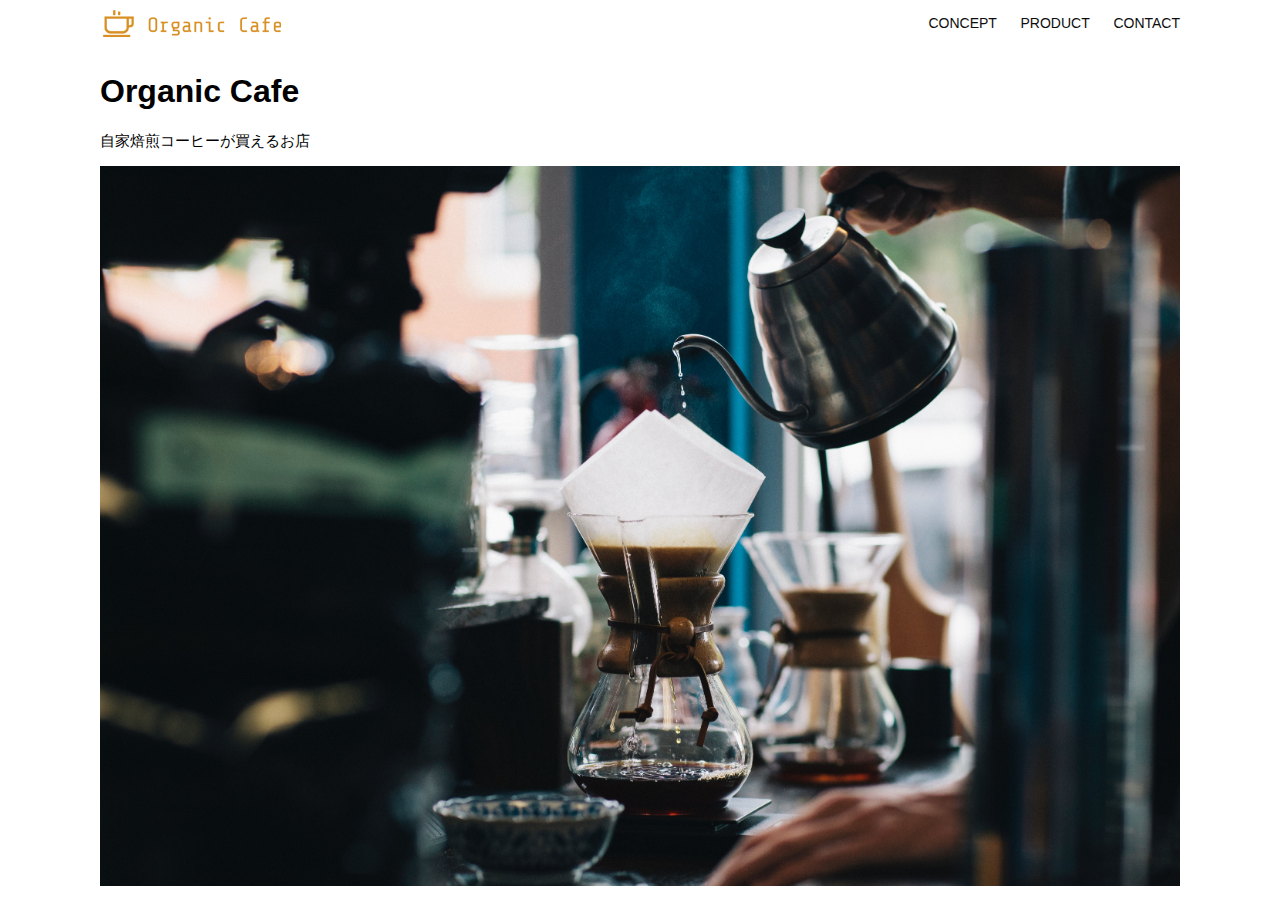
<file: html-css-kadai_013/index.html>
<!DOCTYPE html>
<html>
  <head>
    <title>Organic Cafe</title>
    <meta charset="UTF-8" />
    <meta
      name="description"
      content="自家焙煎のコーヒーがお家で楽しめるOrganic Cafe"
    />
    <meta name="viewport" content="width=device-width, initial-scale=1.0" />
    <link rel="stylesheet" href="style.css" />
  </head>
  <body>
    <!-- ヘッダー -->
    <header>
      <!-- ロゴ -->
      <a href="index.html" id="logo"
        ><img src="images/logo.png" alt="トップページに戻る"
      /></a>

      <!-- PC用ナビゲーション -->
      <nav id="nav-pc">
        <a href="index.html#concept">CONCEPT</a>
        <a href="index.html#product">PRODUCT</a>
        <a href="index.html#contact">CONTACT</a>
      </nav>

      <!-- 課題 -->
      <img id="menu-sp" src="images/button-menu.png" alt="ナビゲーションを開く" onclick="document.getElementById('nav-sp').style.display='block'">
      <nav id="nav-sp">
        <img id="close" src="images/button-close.png" alt="ナビゲーションを閉じる" onclick="document.getElementById('nav-sp').style.display='none'">
        <a id="logo-sp" href="index.html" onclick="document.getElementById('nav-sp').style.display='none'">
          <img src="images/logo-sp.png" alt="トップページに戻る">
        </a>
        <a class="menu" href="index.html#concept" onclick="document.getElementById('nav-sp').style.display='none'">CONCEPT</a>
        <a class="menu" href="index.html#product" oncanplay="document.getElementById('nav-sp').style.display='none'">PRODUCT</a>
        <a class="menu" href="index.html#contact" onclick="document.getElementById('nav-sp').style.display='none'">CONTACT</a>
      </nav>
    </header>
    <main>
      <article>
        <!-- メインビジュアル -->
        <section id="main-visual">
          <div id="main-message">
            <h1>Organic Cafe</h1>
            <p>自家焙煎コーヒーが買えるお店</p>
          </div>
          <img
            src="images/main-image.jpg"
            alt="コーヒーをハンドドリップで淹れる画像"
          />
        </section>
      </article>
    </main>
  </body>
</html>
</file>
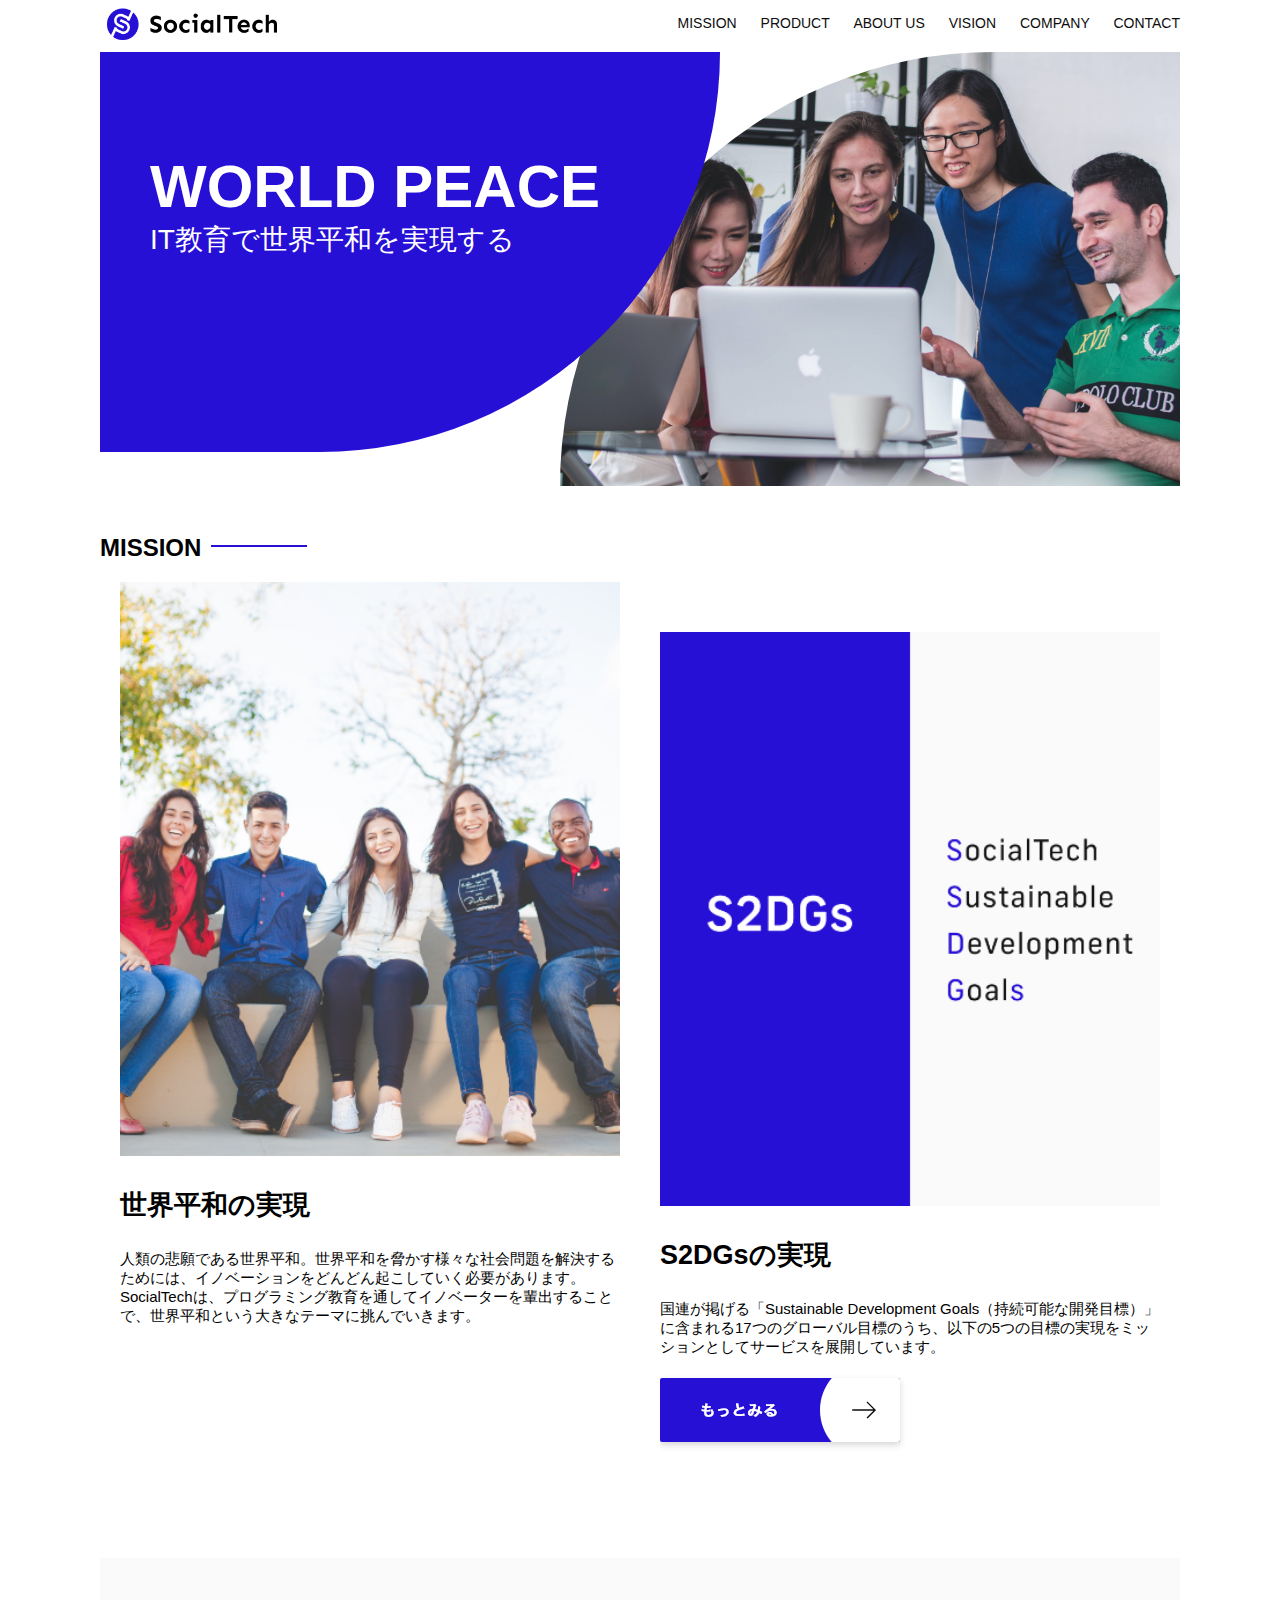
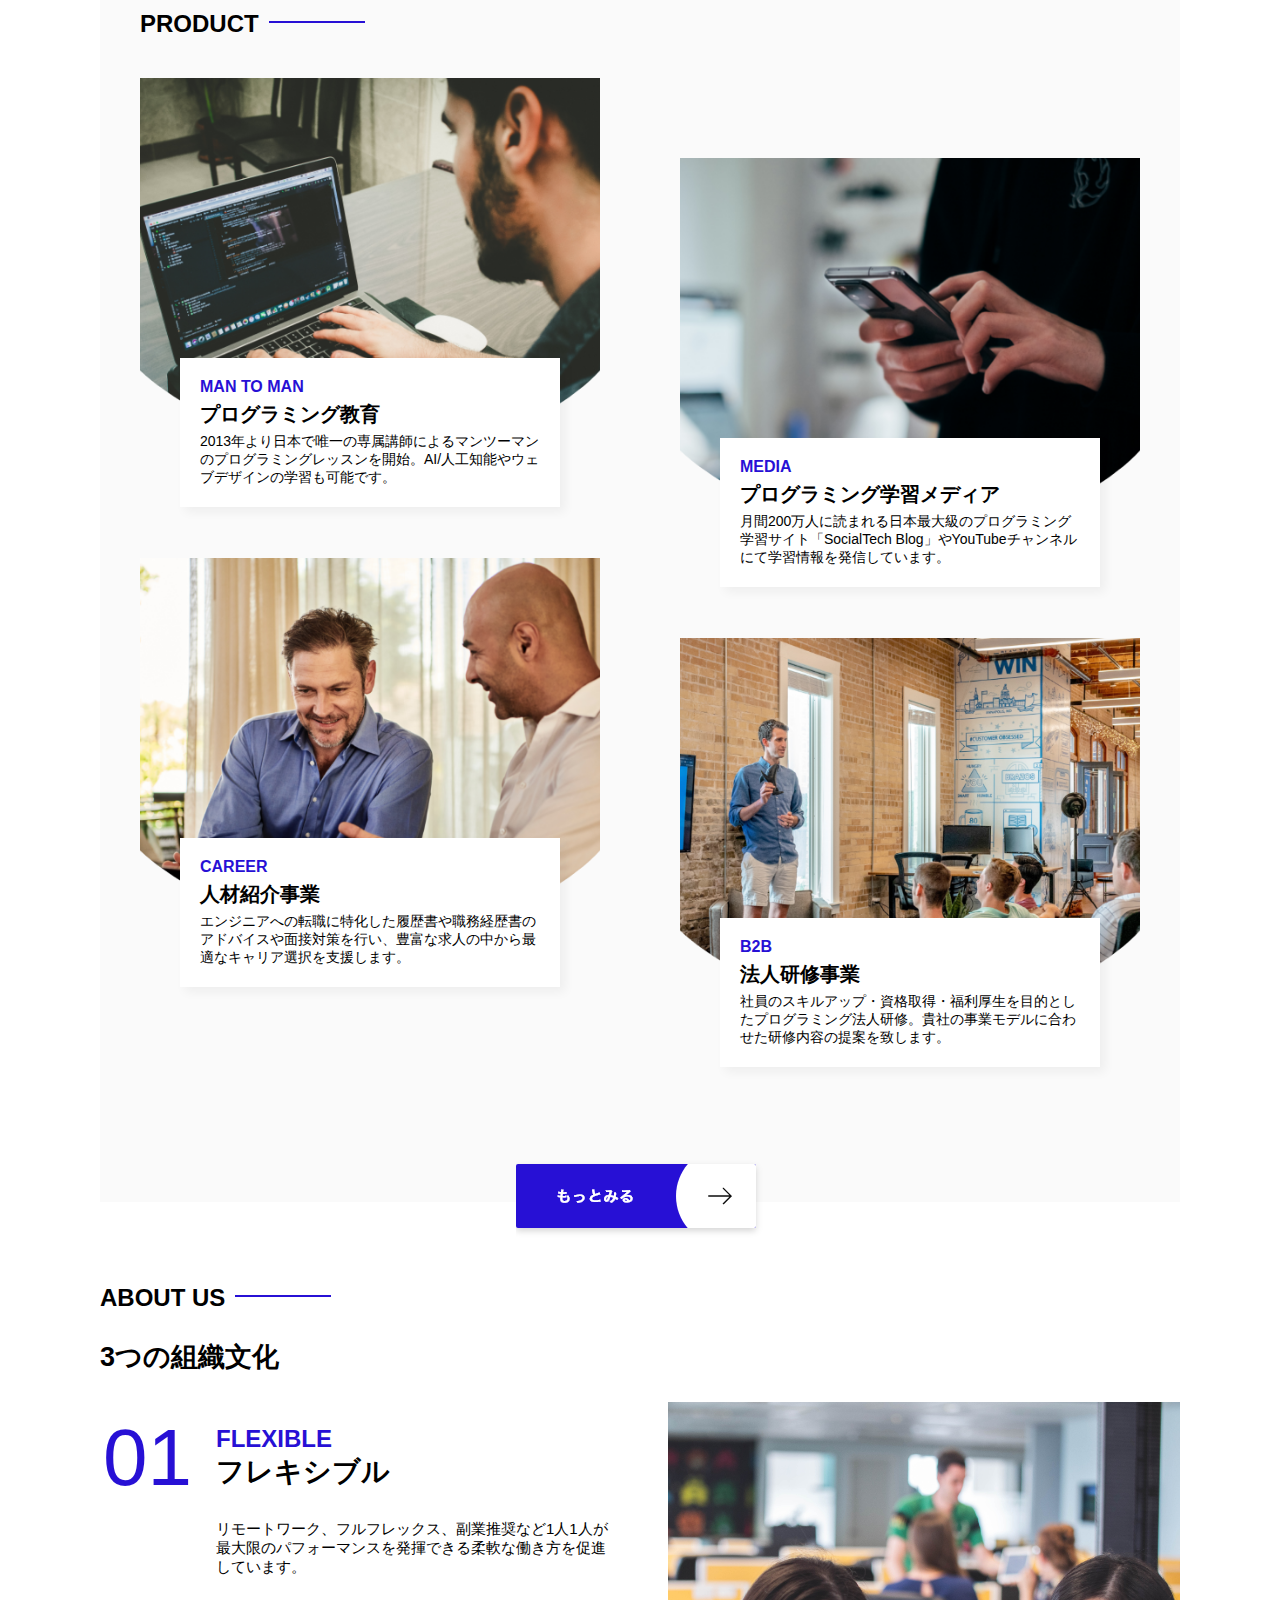
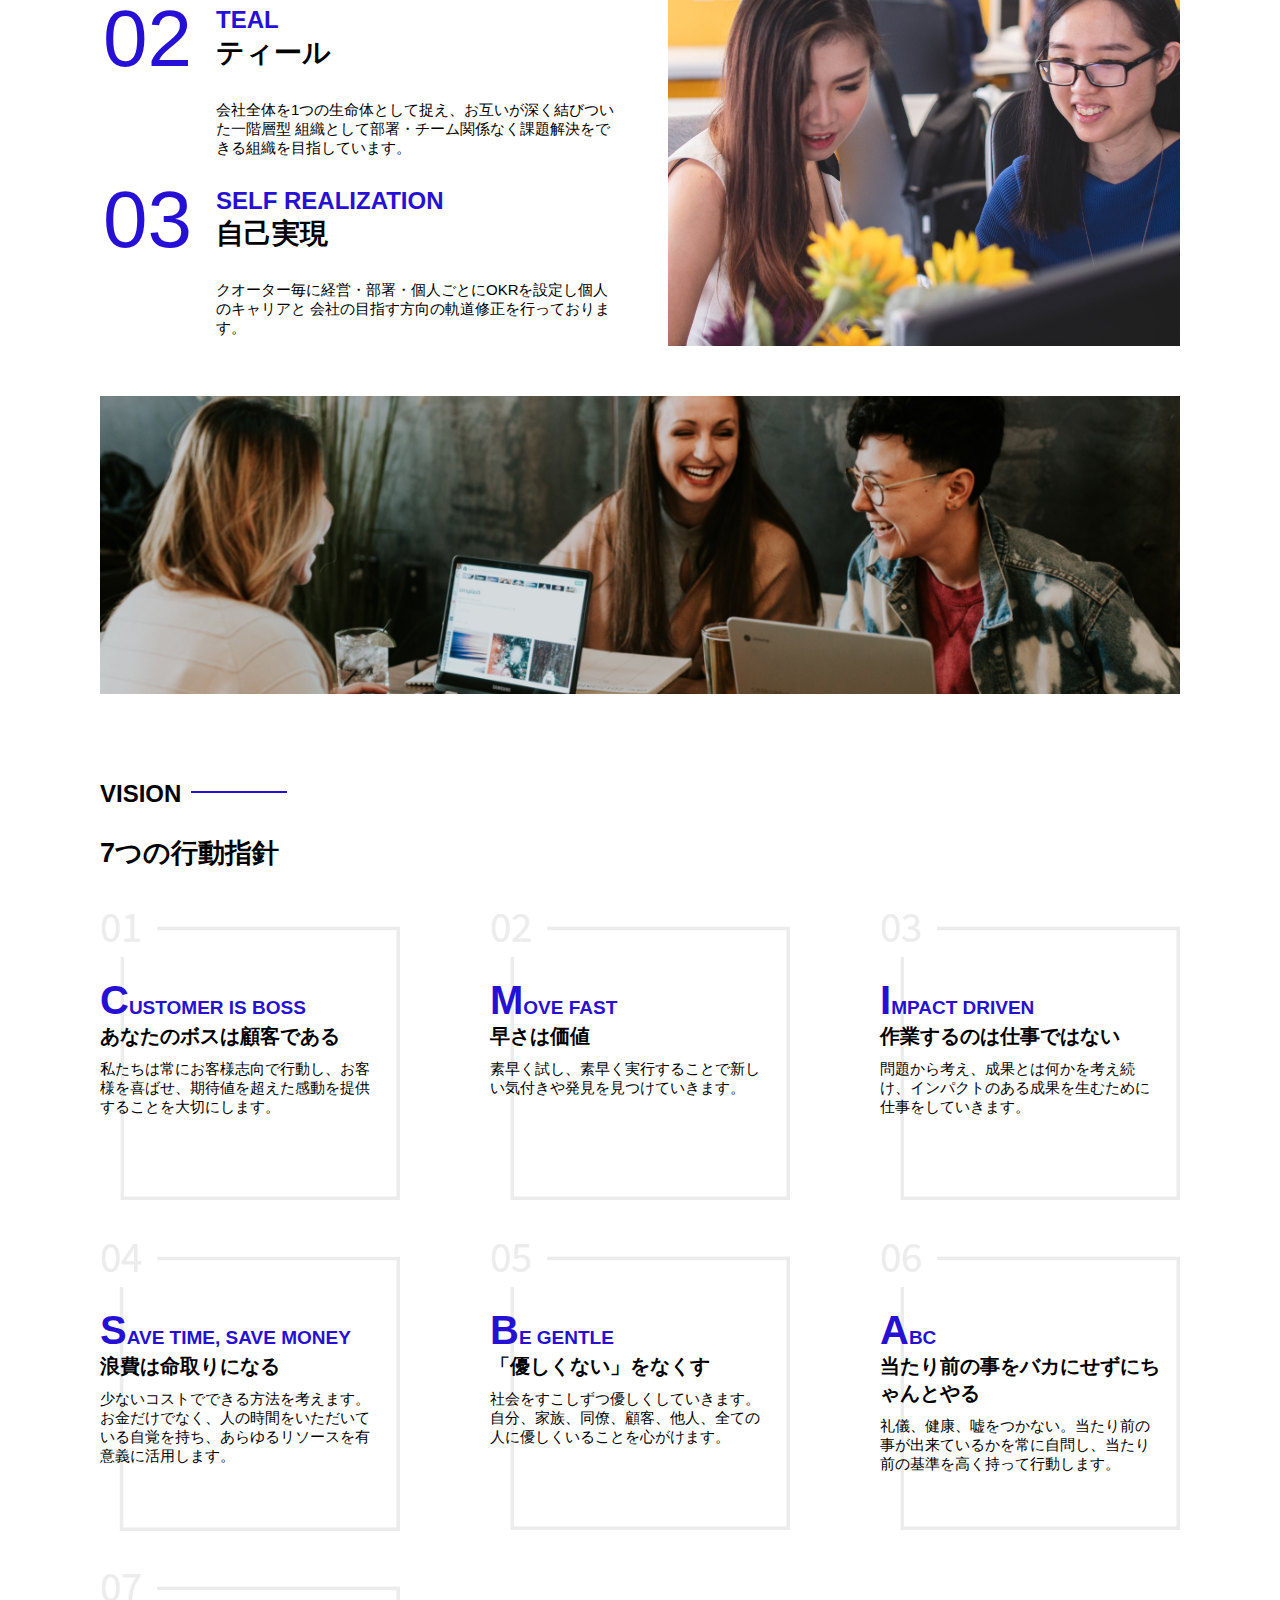
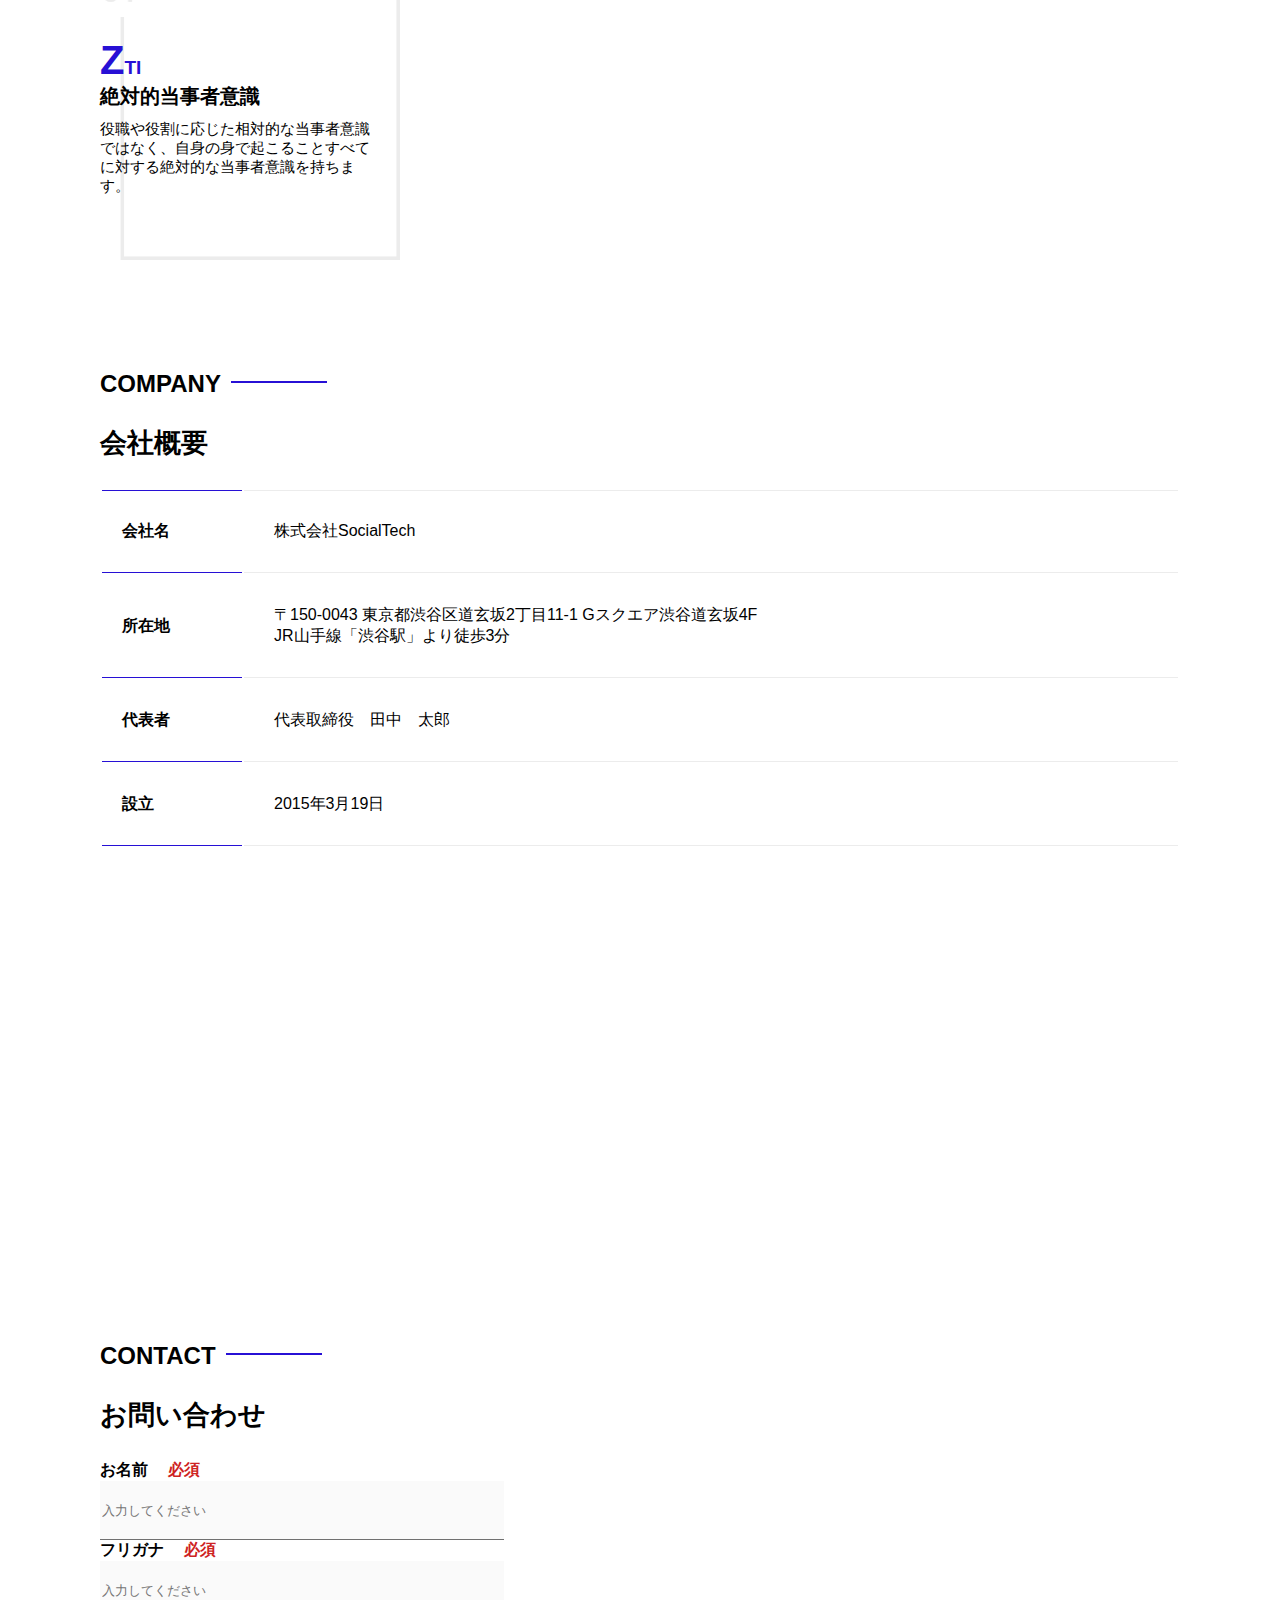
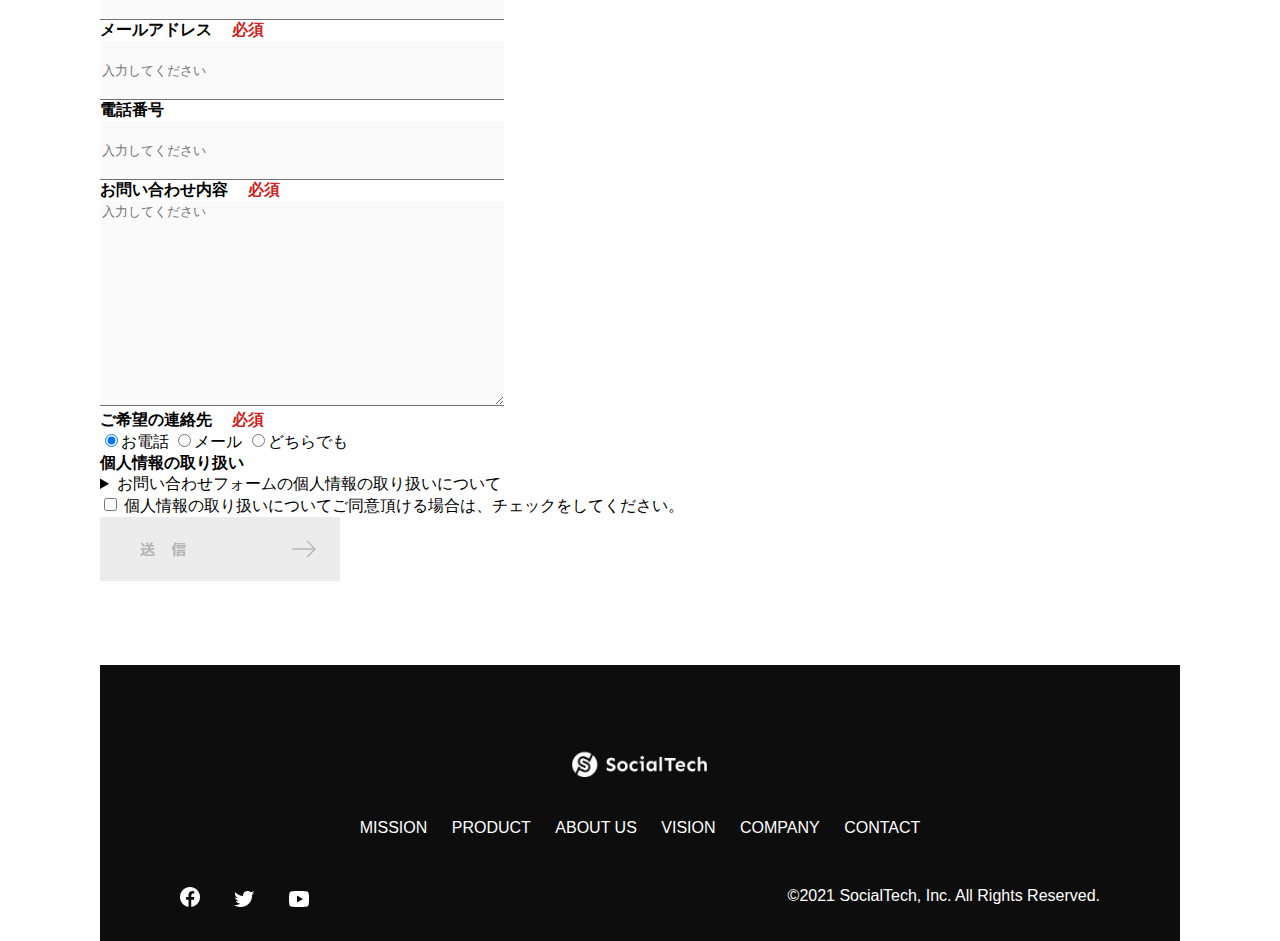
<file: kadai_tutorial_output/index.html>
<!DOCTYPE html>
<html>
    <head>

        <!--第2章-->
        <!--Webページのタイトルを設定-->
        <title>SocialTech</title>
        <!--文字コードの指定-->
        <meta charset="UTF-8">
        <!--Webページの説明文-->
        <meta name="description" content="SocaialTechはEdTech業界のリーディングカンパニーを目指します">
        <!--ビューポート：PCやスマホでWebページの画面をどのように表示させるか-->
        <meta name="viewport" content="width=device-width, initial-scale=1.0">
        <!--CSSファイルを読み込む-->
        <link rel="stylesheet" href="style.css">
    </head>
    <body>

        <!--第3章-->
        <!--ヘッダー-->
        <header>
            <!--ロゴ-->
            <a href="index.html" id="logo"><img src="images/logo.png" alt="トップページに戻る"></a>

            <!--PC用ナビゲーション-->
            <nav id="nav-pc">
                <!--それぞれのHTMLファイルに移動-->
                <a href="mission.html">MISSION</a>
                <a href="product.html">PRODUCT</a>
                <!--同じページ内に移動-->
                <a href="index.html#aboutus">ABOUT US</a>
                <a href="index.html#vision">VISION</a>
                <a href="index.html#company">COMPANY</a>
                <a href="index.html#contact">CONTACT</a>
            </nav>

            <!--第13章-->
            <!--スマホ用メニューボタン-->
            <img id="menu-sp" src="images/button-menu.png" alt="ナビゲーションを開く" onclick="document.getElementById('nav-sp').style.display='block'">

            <!--スマホ用ナビゲーション-->
            <nav id="nav-sp">
                <img id="close" src="images/button-close.png" alt="ナビゲーションを閉じる" onclick="document.getElementById('nav-sp').style.display='none'">
                <a id="logo-sp" href="index.html" onclick="document.getElementById('nav-sp').style.display='none'"><img src="images/logo-sp.png" alt="トップページに戻る"></a>
                <a class="menu" href="mission.html" onclick="document.getElementById('nav-sp').style.display='none'">MISSION</a>
                <a class="menu" href="product.html" onclick="document.getElementById('nav-sp').style.display='none'">PRODUCT</a>
                <a class="menu" href="index.html#aboutus" onclick="document.getElementById('nav-sp').style.display='none'">ABOUT US</a>
                <a class="menu" href="index.html#vision" onclick="document.getElementById('nav-sp').style.display='none'">VISION</a>
                <a class="menu" href="index.html#company" onclick="document.getElementById('nav-sp').style.display='none'">COMPANY</a>
                <a class="menu" href="index.html#contact" onclick="document.getElementById('nav-sp').style.display='none'">CONTACT</a>
                <div id="sns">
                    <a href="https://www.facebook.com/sejuku2013"><img src="images/button-facebook.png" alt="Facebookのリンク"></a>
                    <a href="https://twitter.com/samuraijuku"><img src="images/button-twitter.png" alt="Twitterのリンク"></a>
                    <a href="https://www.youtube.com/channel/UCCFOQO5aDK0xXam4cUQXT8g"><img src="images/button-youtube.png" alt="Youtubeのリンク"></a>
                </div>
            </nav>
            <!--以下の場所までスクロールされる-->
            <!--例：<section id="aboutus"> 
            </section>-->
        </header>

        <!--第4章-->
        <main>
            <article>
                <!--メインビジュアル-->
                <section id="main-visual">
                    <div id="main-message">
                        <h1>WORLD PEACE</h1>
                        <p>IT教育で世界平和を実現する</p>
                    </div>
                    <img src="images/index/index-main.png" alt="PC周りに集まる多国籍の仲間たち">
                </section>

                <!--第5章-->
                <!--ミッション-->
                <section id="mission">
                    <h2 class="index-h2">MISSION</h2>
                    <div id="mission-flex">
                        <div>
                            <img id="mission-photo" src="images/index/index-mission.png" alt="屋上のベンチで写真を撮影する多国籍の仲間たち">
                            <h3>世界平和の実現</h3>
                            <p>
                                人類の悲願である世界平和。世界平和を脅かす様々な社会問題を解決するためには、イノベーションをどんどん起こしていく必要があります。SocialTechは、プログラミング教育を通してイノベーターを輩出することで、世界平和という大きなテーマに挑んでいきます。
                            </p>
                        </div>
                        <div>
                            <img id="s2dgs" src="images/index/s2dgs.png" alt="S2DGs">
                            <h3>S2DGsの実現</h3>
                            <p>国連が掲げる「Sustainable Development Goals（持続可能な開発目標）」に含まれる17つのグローバル目標のうち、以下の5つの目標の実現をミッションとしてサービスを展開しています。</p>
                            <a href="mission.html">
                                <img src="images/button-more.png" alt="もっとみる">
                            </a>
                        </div>
                    </div>
                </section>

                <!--第6章-->
                <!--プロダクト-->
                <section id="product">
                    <h2 class="index-h2">PRODUCT</h2>
                    <div>
                        <div id="product-left">
                            <div>
                                <img class="product-photo" src="images/index/index-mantoman.png" alt="PCでコードを書く男性">
                                <div class="product-explain">
                                    <span>MAN TO MAN</span>
                                    <h3>プログラミング教育</h3>
                                    <p>2013年より日本で唯一の専属講師によるマンツーマンのプログラミングレッスンを開始。AI/人工知能やウェブデザインの学習も可能です。</p>
                                </div>
                            </div>
                            <div>
                                <img class="product-photo" src="images/index/index-career.png" alt="笑顔で話し合う2人の男性">
                                <div class="product-explain">
                                    <span>CAREER</span>
                                    <h3>人材紹介事業</h3>
                                    <p>エンジニアへの転職に特化した履歴書や職務経歴書のアドバイスや面接対策を行い、豊富な求人の中から最適なキャリア選択を支援します。</p>
                                </div>
                            </div>
                        </div>
                        <div id="product-right">
                            <div>
                                <img class="product-photo" src="images/index/index-media.png" alt="スマートフォンを操作する人">
                                <div class="product-explain">
                                    <span>MEDIA</span>
                                    <h3>プログラミング学習メディア</h3>
                                    <p>月間200万人に読まれる日本最大級のプログラミング学習サイト「SocialTech Blog」やYouTubeチャンネルにて学習情報を発信しています。</p>
                                </div> 
                            </div>
                            <div>
                                <img class="product-photo" src="images/index/index-b2b.png" alt="講義中の男性とそれを聴く人々">
                                <div class="product-explain">
                                    <span>B2B</span>
                                    <h3>法人研修事業</h3>
                                    <p>社員のスキルアップ・資格取得・福利厚生を目的としたプログラミング法人研修。貴社の事業モデルに合わせた研修内容の提案を致します。</p>
                                </div>
                            </div>
                        </div>
                    </div>
                    <div>
                        <a id="product-more" href="product.html">
                            <img src="images/button-more.png" alt="もっとみる">
                        </a>
                    </div>
                </section>

                <!--第7章-->
                <!--ABOUT US-->
                <section id="aboutus">
                    <h2 class="index-h2">ABOUT US</h2>
                    <h3>3つの組織文化</h3>
                    <div>
                        <!--表を作成-->
                        <table class="culture-table">
                            <tr>
                                <td>
                                    <span class="culture-num">01</span>
                                </td>
                                <td>
                                    <span class="culture-en">FLEXIBLE</span>
                                    <span class="culture-jp">フレキシブル</span>
                                </td>
                            </tr>
                            <tr>
                                <td>
                                    <!--空のセル-->
                                </td>
                                <td>
                                    <p class="culture-description">
                                        リモートワーク、フルフレックス、副業推奨など1人1人が最大限のパフォーマンスを発揮できる柔軟な働き方を促進しています。
                                    </p>
                                </td>
                            </tr>
                            <tr>
                                <td>
                                    <span class="culture-num">02</span>
                                </td>
                                <td>
                                    <span class="culture-en">TEAL</span>
                                    <span class="culture-jp">ティール</span>
                                </td>
                            </tr>
                            <tr>
                                <td>
                                    <!--空のセル-->
                                </td>
                                <td>
                                    <p class="culture-description">
                                        会社全体を1つの生命体として捉え、お互いが深く結びついた一階層型
                                        組織として部署・チーム関係なく課題解決をできる組織を目指しています。
                                    </p>
                                </td>
                            </tr>
                            <tr>
                                <td>
                                    <span class="culture-num">03</span>
                                </td>
                                <td>
                                    <span class="culture-en">SELF REALIZATION</span>
                                    <span class="culture-jp">自己実現</span>
                                </td>
                            </tr>
                            <tr>
                                <td>
                                    <!--空のセル-->
                                </td>
                                <td>
                                    <p class="culture-description">
                                        クオーター毎に経営・部署・個人ごとにOKRを設定し個人のキャリアと
                                        会社の目指す方向の軌道修正を行っております。
                                    </p>
                                </td>
                            </tr>
                        </table>
                        <img class="culture-img" src="images/index/index-aboutus1.png" alt="笑顔で話し合う2人の女性">
                    </div>
                    <img class="culture-img2" src="images/index/index-aboutus2.png" alt="笑顔で話し合う3人の男女">
                </section>

                <!--第8章-->
                <!--VISION-->
                <section id="vision">
                    <h2 class="index-h2">VISION</h2>
                    <h3>7つの行動指針</h3>
                    <div>
                        <div class="vision-box">
                            <img src="images/index/vision-01.png" alt="01">
                            <span>
                                <h4>CUSTOMER IS BOSS</h4>
                                <h5>あなたのボスは顧客である</h5>
                                <p>私たちは常にお客様志向で行動し、お客様を喜ばせ、期待値を超えた感動を提供することを大切にします。</p>
                            </span>
                        </div>
                        <div class="vision-box">
                            <img src="images/index/vision-02.png" alt="02">
                            <span>
                                <h4>MOVE FAST</h4>
                                <h5>早さは価値</h5>
                                <p>素早く試し、素早く実行することで新しい気付きや発見を見つけていきます。</p>
                            </span>
                        </div>
                        <div class="vision-box">
                            <img src="images/index/vision-03.png" alt="03">
                            <span>
                                <h4>IMPACT DRIVEN</h4>
                                <h5>作業するのは仕事ではない</h5>
                                <p>問題から考え、成果とは何かを考え続け、インパクトのある成果を生むために仕事をしていきます。</p>
                            </span>
                        </div>
                        <div class="vision-box">
                            <img src="images/index/vision-04.png" alt="04">
                            <span>
                                <h4>SAVE TIME, SAVE MONEY</h4>
                                <h5>浪費は命取りになる</h5>
                                <p>少ないコストでできる方法を考えます。お金だけでなく、人の時間をいただいている自覚を持ち、あらゆるリソースを有意義に活用します。</p>
                            </span>
                        </div>
                        <div class="vision-box">
                            <img src="images/index/vision-05.png" alt="05">
                            <span>
                                <h4>BE GENTLE</h4>
                                <h5>「優しくない」をなくす</h5>
                                <p>社会をすこしずつ優しくしていきます。自分、家族、同僚、顧客、他人、全ての人に優しくいることを心がけます。</p>
                            </span>
                        </div>
                        <div class="vision-box">
                            <img src="images/index/vision-06.png" alt="06">
                            <span>
                                <h4>ABC</h4>
                                <h5>当たり前の事をバカにせずにちゃんとやる</h5>
                                <p>礼儀、健康、嘘をつかない。当たり前の事が出来ているかを常に自問し、当たり前の基準を高く持って行動します。</p>
                            </span>
                        </div>
                        <div class="vision-box">
                            <img src="images/index/vision-07.png" alt="07">
                            <span>
                                <h4>ZTI</h4>
                                <h5>絶対的当事者意識</h5>
                                <p>役職や役割に応じた相対的な当事者意識ではなく、自身の身で起こることすべてに対する絶対的な当事者意識を持ちます。</p>
                            </span>
                        </div>
                    </div>
                </section>

                <!--第9章-->
                <!--COMPANY-->
                <section id="company">
                    <h2 class="index-h2">COMPANY</h2>
                    <h3>会社概要</h3>
                    <table id="company-table">
                        <tr>
                            <th class="tableheader-first">会社名</th>
                            <td class="cell-first">株式会社SocialTech</td>
                        </tr>
                        <tr>
                            <th class="tableheader">所在地</th>
                            <td class="cell">〒150-0043 東京都渋谷区道玄坂2丁目11-1 Gスクエア渋谷道玄坂4F<br>JR山手線「渋谷駅」より徒歩3分</td>
                        </tr>
                        <tr>
                            <th class="tableheader">代表者</th>
                            <td class="cell">代表取締役　田中　太郎</td>
                        </tr>
                        <tr>
                            <th class="tableheader">設立</th>
                            <td class="cell">2015年3月19日</td>
                        </tr>
                    </table>
                    <iframe
                        src="https://www.google.com/maps/embed?pb=!1m18!1m12!1m3!1d3241.7759544892483!2d139.69399665123464!3d35.65789123876098!2m3!1f0!2f0!3f0!3m2!1i1024!2i768!4f13.1!3m3!1m2!1s0x60188caa0042e8d1%3A0xba130bea826a7aa2!2z44CSMTUwLTAwNDMg5p2x5Lqs6YO95riL6LC35Yy66YGT546E5Z2C77yS5LiB55uu77yR77yR4oiS77yR!5e0!3m2!1sja!2sjp!4v1636872991912!5m2!1sja!2sjp"
                        style="border:0;" allowfullscreen="" loading="lazy">
                    </iframe>
                </section>

                <!--第10章-->
                <!--お問い合わせフォーム-->
                <section id="contact">
                    <h2 class="index-h2">CONTACT</h2>
                    <h3>お問い合わせ</h3>
                    <!--第11章-->
                    <!--STATIC FORMSのフォームタグ-->
                    <form action="https://api.staticforms.xyz/submit" method="post">
                        <input type="text" name="honeypot" style="display:none">
                        <!-- STATIC FORMSのアクセスキー -->
                        <input type="hidden" name="accessKey" value="xxxxxxxx-xxxx-xxxx-xxxx-xxxxxxxxxxxx">
                        <!--メールのタイトル-->
                        <input type="hidden" name="subject" value="お問い合わせフォーム"/>
                        <!--送信先のメールアドレスをvalueに設定する-->
                        <input type="hidden" name="replyTo" value="○○○@△△△.com">
                        <!--redirectToのURLは公開後のURLへリンクする-->
                        <input type="hidden" name="redirectTo" value="">
                    </form>
                    <!--<form>-->
                        <!--テキストボックスを作成-->
                        <div>
                            <div class="contact-heading">
                                <label class="contact-label">お名前<span class="contact-span">必須</span></label>
                            </div>
                            <div>
                                <!--テキストボックスの作成-->
                                <input type="text" name="name" placeholder="入力してください" class="contact-textbox">
                            </div>
                        </div>
                        <div>
                            <div class="contact-heading">
                                <label class="contact-label">フリガナ<span class="contact-span">必須</span></label>
                            </div>
                            <div>
                                <input type="text" name="hurigana" placeholder="入力してください" class="contact-textbox">
                            </div>
                        </div>
                        <div>
                            <div class="contact-heading">
                                <label class="contact-label">メールアドレス<span class="contact-span">必須</span></label>
                            </div>
                            <div>
                                <input type="text" name="email" placeholder="入力してください" class="contact-textbox">
                            </div>
                        </div>
                        <div>
                            <div class="contact-heading">
                                <label class="contact-label">電話番号</label>
                            </div>
                            <div>
                                <input type="text" name="tel" placeholder="入力してください" class="contact-textbox">
                            </div>
                        </div>
                        <div>
                            <!--テキストエリアを作成-->
                            <div class="contact-heading">
                                <label class="contact-label">お問い合わせ内容<span class="contact-span">必須</span></label>
                            </div>
                            <div>
                                <textarea class="contact-textarea" placeholder="入力してください" name="message"></textarea>
                            </div>
                        </div>
                        <!--ラジオボタンを作成-->
                        <div>
                            <div class="contact-heading">
                                <label class="contact-label">ご希望の連絡先<span class="contact-span">必須</span></label>
                            </div>
                            <div>
                                <input class="radiobutton" type="radio" value="tel" name="contact" checked><label>お電話</label>
                                <input class="radiobutton" type="radio" value="mail" name="contact"><label>メール</label>
                                <input class="radiobutton" type="radio" value="both" name="contact"><label>どちらでも</label>
                            </div>
                        </div>
                        <!--チェックボックスを作成-->
                        <div>
                            <div class="contact-heading">
                                <label class="contact-label">個人情報の取り扱い</label>
                            </div>
                            <div>
                                <!--表示・非表示を切り替える-->
                                <details>
                                    <summary>お問い合わせフォームの個人情報の取り扱いについて</summary>
                                    <div>
                                        <span>１. 組織の名称又は氏名</span><br>
                                        株式会社SocialTech<br><br>
                                        <span>２. 個人情報保護管理者（若しくはその代理人）の氏名又は職名、所属及び連絡先
                                            鈴木 一郎 コーポレート部</span><br>
                                            メールアドレス：support@socialtech.net<br>
                                        TEL：03-xxxx-xxxx<br>
                                        <span>３. 個人情報の利用目的</span><br>
                                        ・本サービス及び本サービスに関連する情報の提供又はそれらに関する連絡のため<br>
                                        ・ユーザーの本人確認のため<br>
                                        ・当社サービスのご案内のため<br>
                                        ・当社の商品等の広告または宣伝（電子メールによるものを含むものとします。）<br><br>
                                        <span>４. 個人情報の取り扱い業務の委託</span><br>
                                        個人情報の取扱業務の全部または一部を外部に業務委託する場合があります。<br>
                                        その際、弊社は、個人情報を適切に保護できる管理体制を敷き実行していることを条件として<br>
                                        委託先を厳選したうえで、機密保持契約を委託先と締結し、お客様の個人情報を厳密に管理させます。<br><br>
                                        <span>５. 個人情報の開示等の請求</span><br>
                                        お客様は、弊社に対してご自身の個人情報の開示等（利用目的の通知、開示、内容の訂正・追加・削除、利用の停止または消去、第三者への提供の停止）に関して、当社問合わせ窓口に申し出ることができます。<br>
                                        その際、弊社はお客様ご本人を確認させていただいたうえで、合理的な期間内に対応いたします。<br><br>
                                        なお、個人情報に関する弊社問合わせ先は、次の通りです。<br><br>
                                        株式会社SocialTech　個人情報問合せ窓口<br>
                                        〒150-0043　東京都渋谷区道玄坂2丁目11-1 Ｇスクエア渋谷道玄坂 4F<br>
                                        メールアドレス：support@socialtech.net　TEL：03-xxxx-xxxx<br><br>
                                        <span>６. 個人情報を提供されることの任意性について</span><br><br>
                                        お客様がご自身の個人情報を弊社に提供されるか否かは、お客様のご判断によりますが、もしご提供されない場合には、適切なサービスが提供できない場合がありますので予めご了承ください。
                                    </div>
                                </details>
                                <input type="checkbox" name="agree">
                                <span>個人情報の取り扱いについてご同意頂ける場合は、チェックをしてください。</span>
                            </div>
                        </div>
                        <!--送信ボタンを作成-->
                        <input type="image" src="images/button-submit.png" alt="送信する">
                    </form>
                </section>
            </article>
            <!--第12章-->
            <footer>
                <div id="footer-logo">
                    <img src="images/logo-sp.png" alt="SocialTech">
                </div>
                <div id="footer-link">
                    <a href="mission.html">MISSION</a>
                    <a href="product.html">PRODUCT</a>
                    <a href="index.html#aboutus">ABOUT US</a>
                    <a href="index.html#vision">VISION</a>
                    <a href="index.html#company">COMPANY</a>
                    <a href="index.html#contact">CONTACT</a>
                </div>
                <div id="sns-footer">
                    <a href="https://www.facebook.com/sejuku2013"><img src="images/button-facebook.png" alt="Facebookのリンク"></a>
                    <a href="https://twitter.com/samuraijuku"><img src="images/button-twitter.png" alt="Twitterのリンク"></a>
                    <a href="https://www.youtube.com/channel/UCCFOQO5aDK0xXam4cUQXT8g"><img src="images/button-youtube.png" alt="Youtubeのリンク"></a>
                    <span id="copyright">&copy;2021 SocialTech, Inc. All Rights Reserved.</span>
                </div>
            </footer>
        </main>
    </body>
</html>
</file>
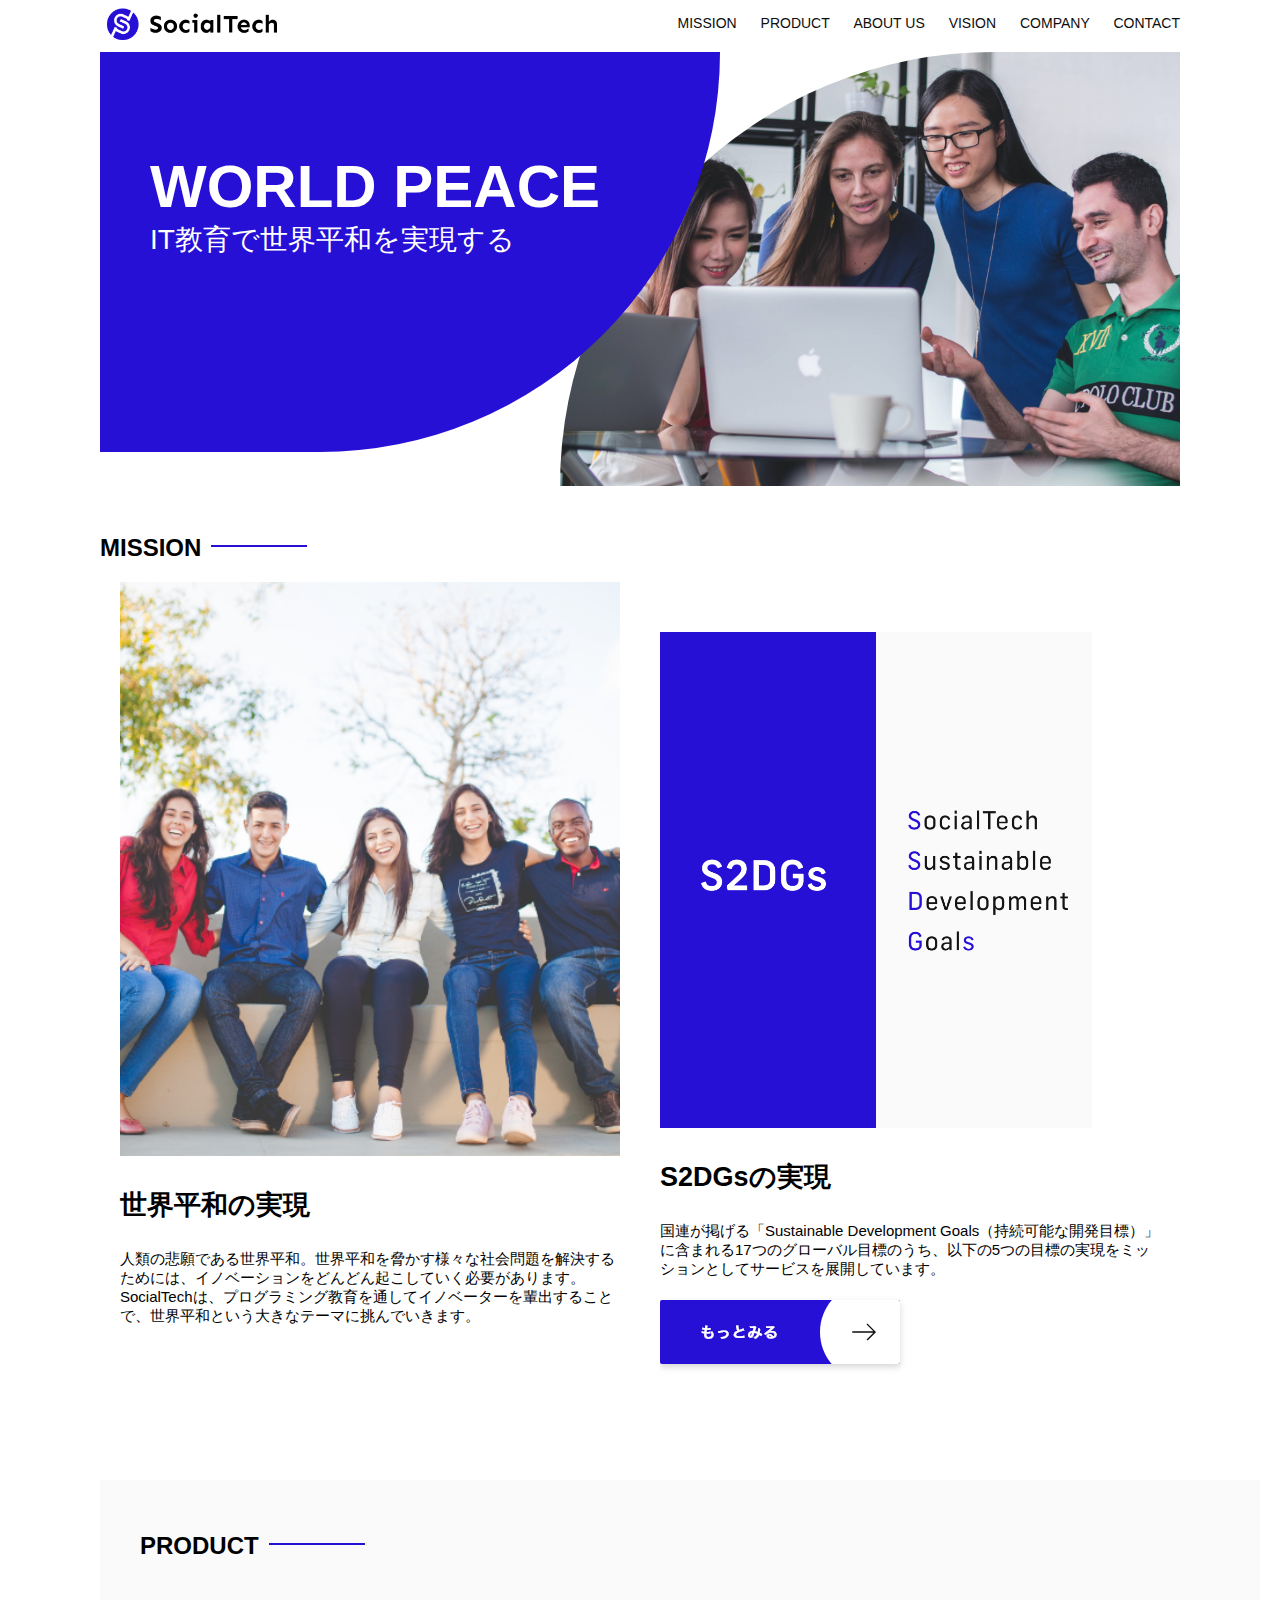
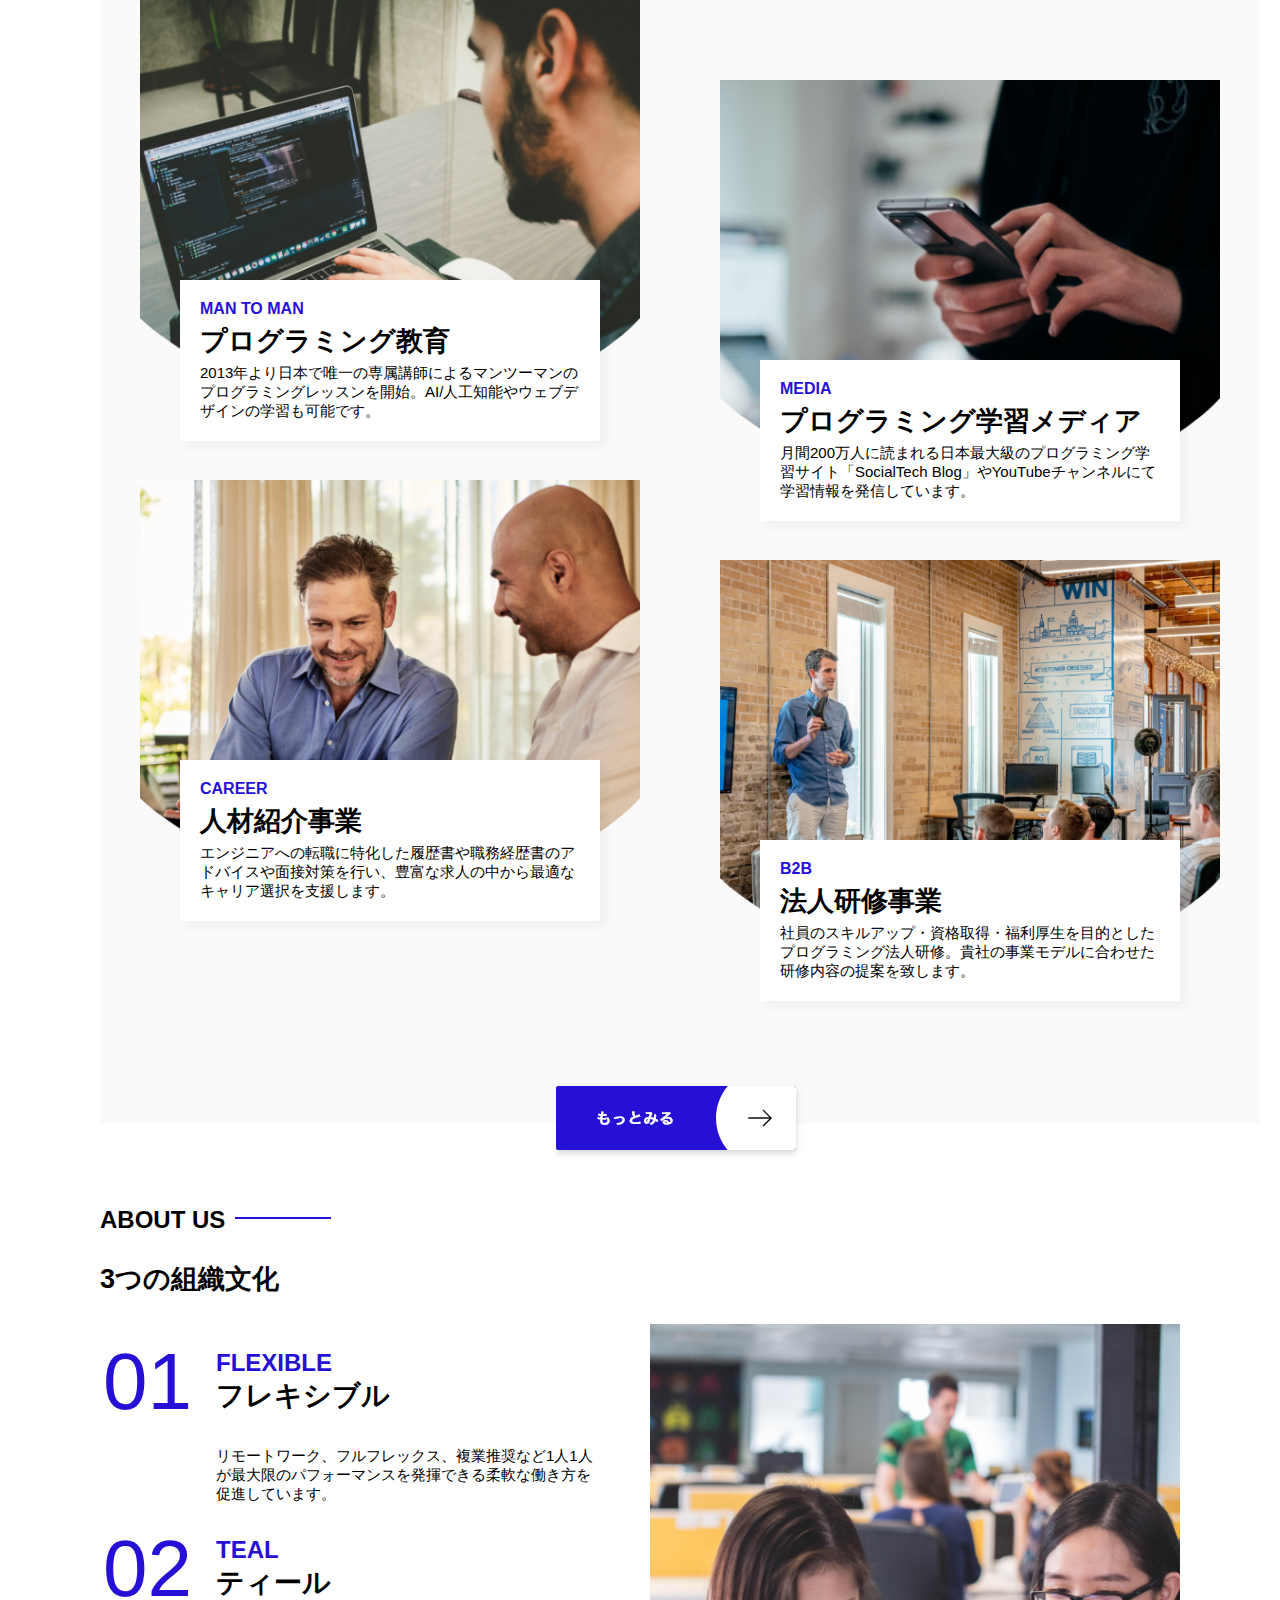
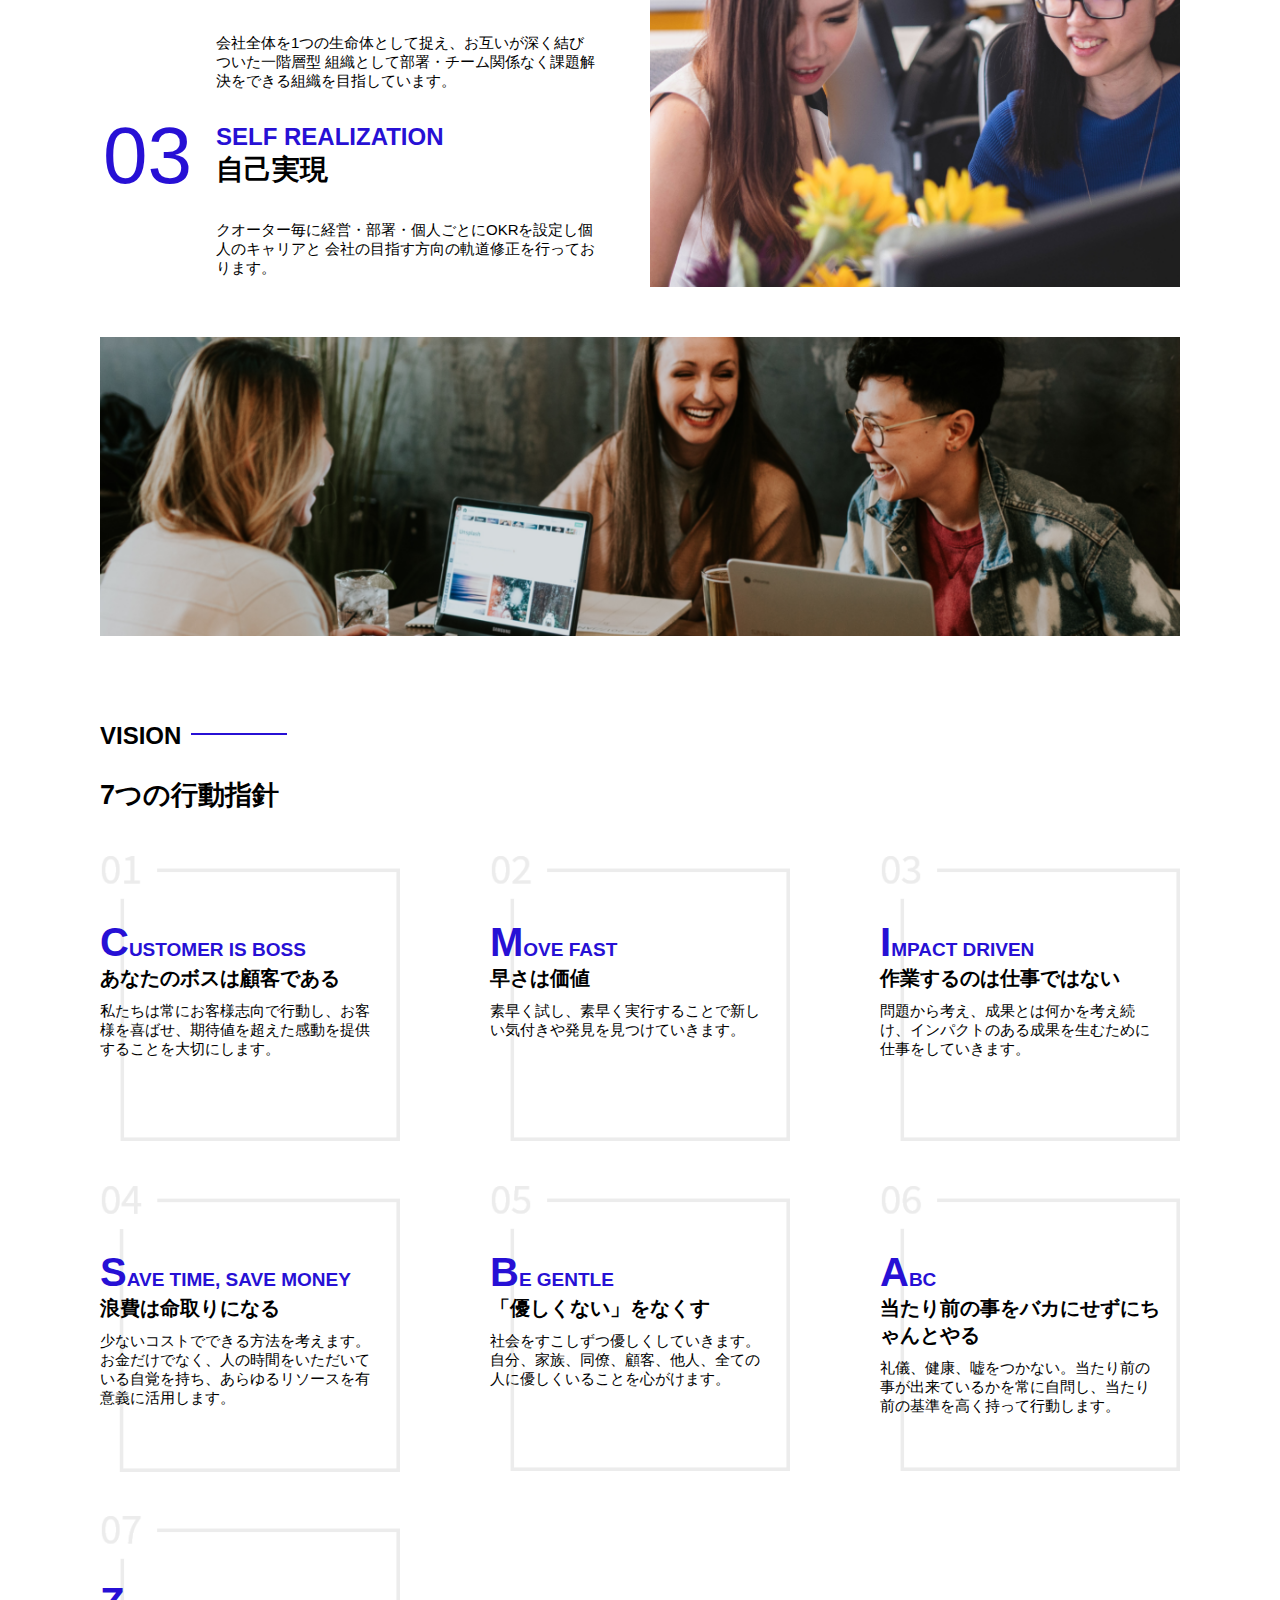
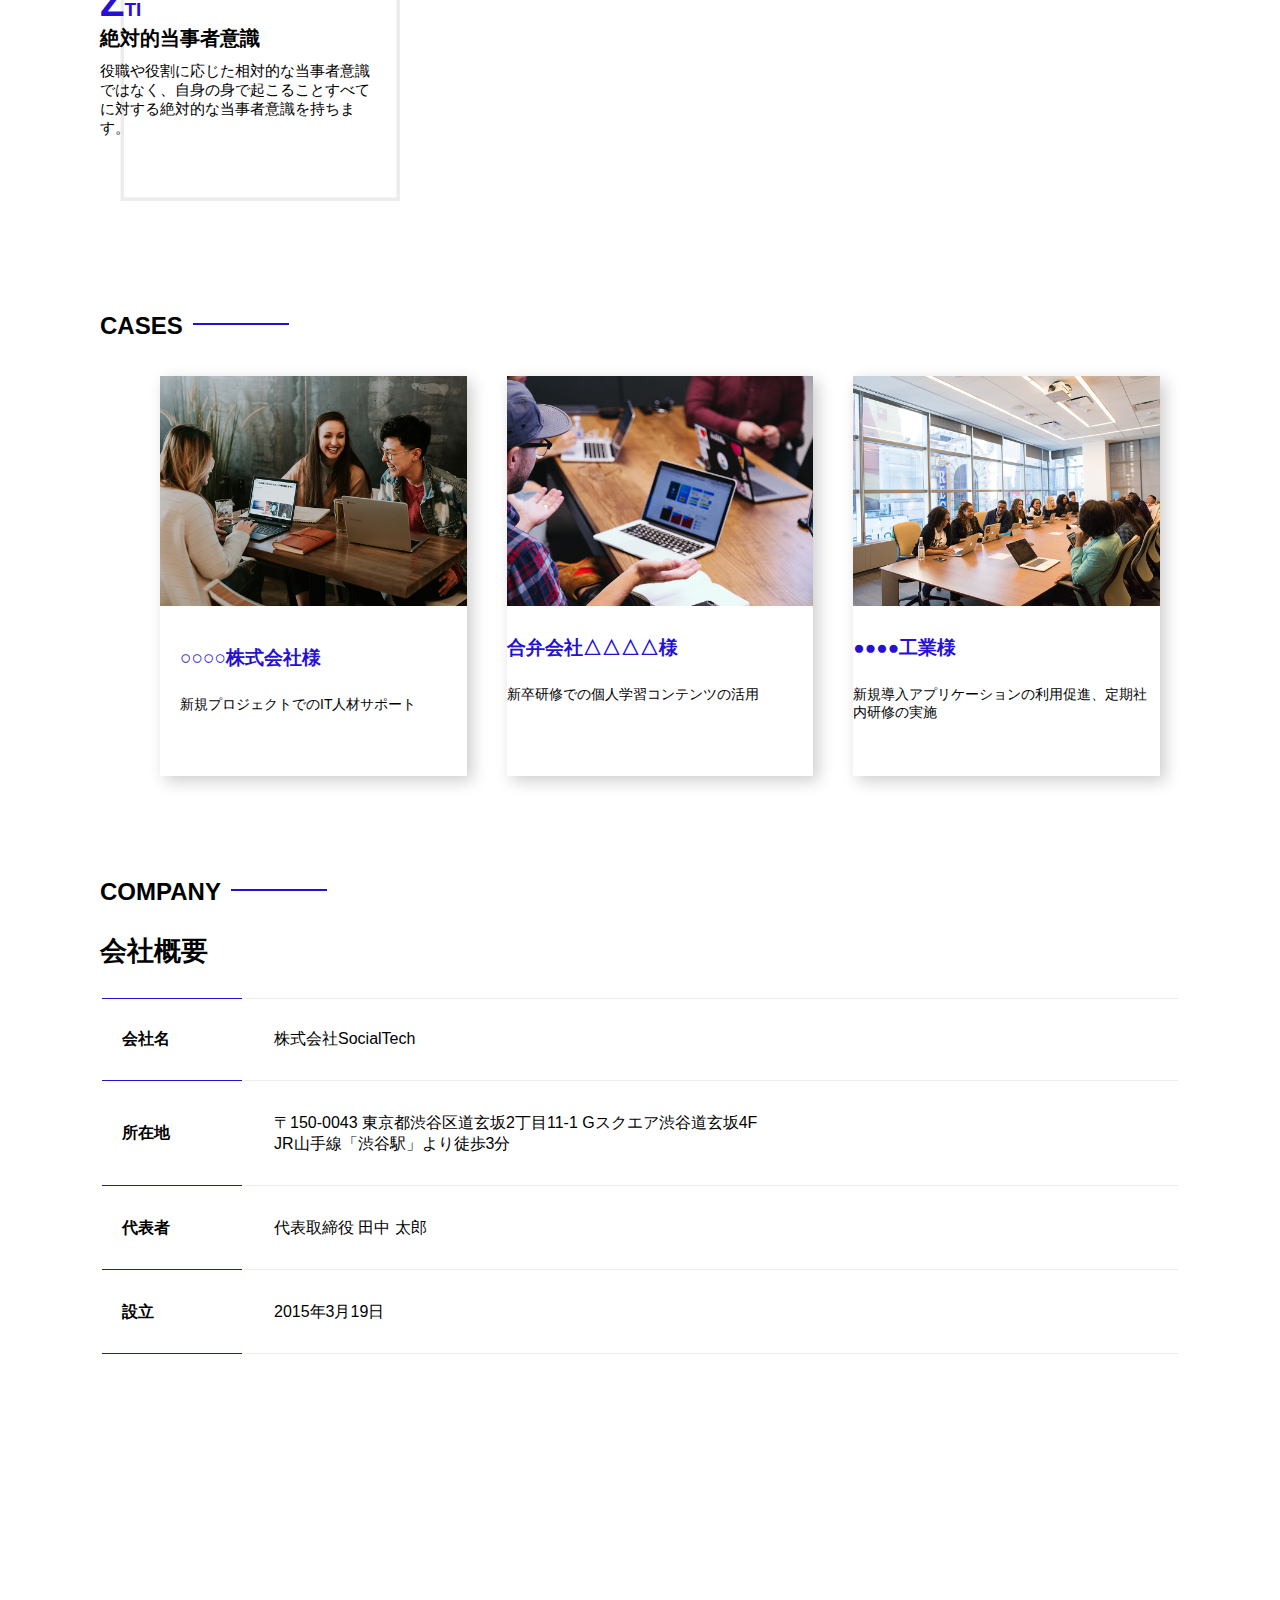
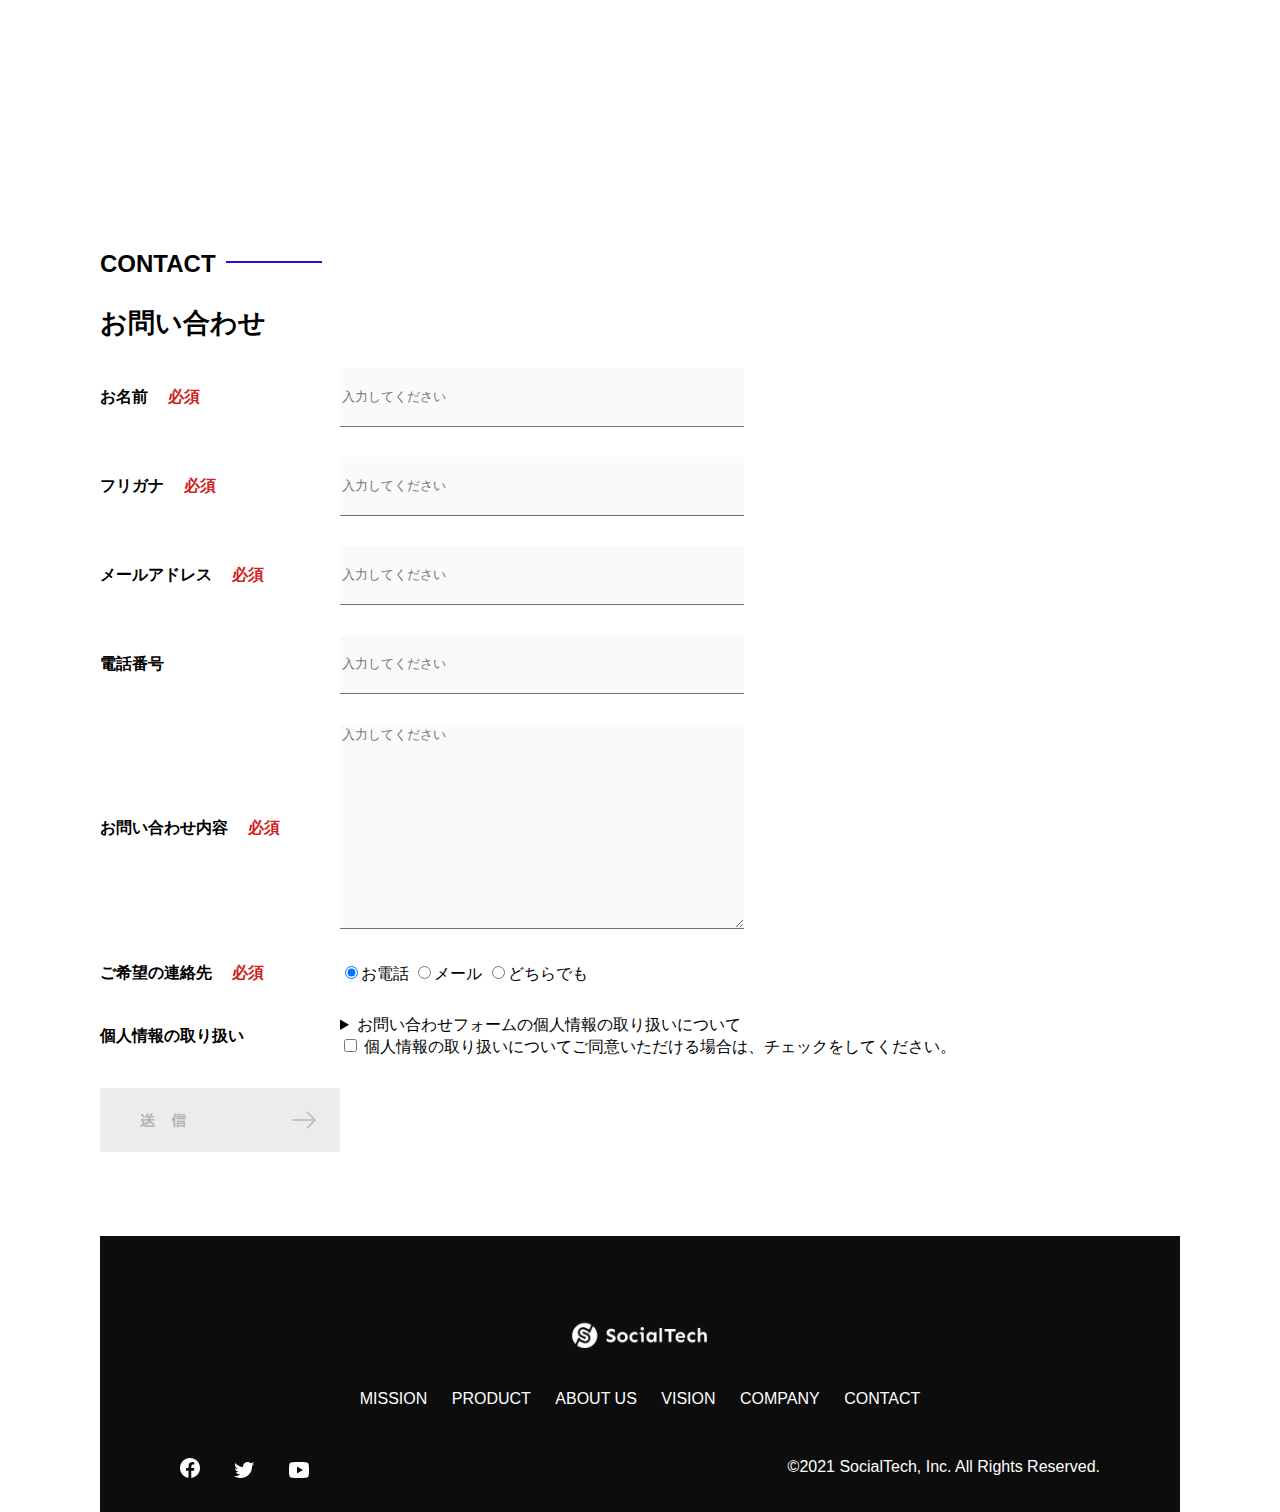
<file: socialtech-kadai_012/index.html>
<!DOCTYPE html>
<html>
  <head>
    <title>SocialTech</title>
    <meta charset="UTF-8" />
    <meta
      name="description"
      content="SocialTechはEdTech業界のリーディングカンパニーを目指します。"
    />
    <meta name="viewport" content="width=device-width, initial-scale=1.0" />
    <link rel="stylesheet" href="style.css" />
  </head>
  <body>
    <!-- ヘッダー -->
    <header>
      <!-- ロゴ -->
      <a href="index.html" id="logo"
        ><img src="images/logo.png" alt="トップページに戻る"
      /></a>

      <!-- PC用ナビゲーション -->
      <nav id="nav-pc">
        <a href="mission.html">MISSION</a>
        <a href="product.html">PRODUCT</a>
        <a href="index.html#aboutus">ABOUT US</a>
        <a href="index.html#vision">VISION</a>
        <a href="index.html#company">COMPANY</a>
        <a href="index.html#contact">CONTACT</a>
      </nav>
    </header>
    <main>
      <article>
        <!-- メインビジュアル -->
        <section id="main-visual">
          <div id="main-message">
            <h1>WORLD PEACE</h1>
            <p>IT教育で世界平和を実現する</p>
          </div>
          <img
            src="images/index/index-main.png"
            alt="PCの周りに集まる多国籍の仲間たち"
          />
        </section>
        <!--ミッション-->
        <section id="mission">
          <h2 class="index-h2">MISSION</h2>
          <div id="mission-flex">
            <div>
              <img
                id="mission-photo"
                src="images/index/index-mission.png"
                alt="屋外のベンチで写真を撮影する多国籍の仲間たち"
              />
              <h3>世界平和の実現</h3>
              <p>
                人類の悲願である世界平和。世界平和を脅かす様々な社会問題を解決するためには、イノベーションをどんどん起こしていく必要があります。SocialTechは、プログラミング教育を通してイノベーターを輩出することで、世界平和という大きなテーマに挑んでいきます。
              </p>
            </div>
            <div>
              <img id="s2dgs" src="images/index/s2dgs.png" alt="S2DGs" />
              <h3>S2DGsの実現</h3>
              <p>
                国連が掲げる「Sustainable Development
                Goals（持続可能な開発目標）」に含まれる17つのグローバル目標のうち、以下の5つの目標の実現をミッションとしてサービスを展開しています。
              </p>
              <a href="mission.html">
                <img src="images/button-more.png" alt="もっとみる" />
              </a>
            </div>
          </div>
        </section>
        <!-- プロダクト -->
        <section id="product">
          <h2 class="index-h2">PRODUCT</h2>
          <div>
            <div id="product-left">
              <div>
                <img
                  class="product-photo"
                  src="images/index/index-mantoman.png"
                  alt="PCでコードを書く男性"
                />
                <div class="product-explain">
                  <span>MAN TO MAN</span>
                  <h3>プログラミング教育</h3>
                  <p>
                    2013年より日本で唯一の専属講師によるマンツーマンのプログラミングレッスンを開始。AI/人工知能やウェブデザインの学習も可能です。
                  </p>
                </div>
              </div>
              <div>
                <img
                  class="product-photo"
                  src="images/index/index-career.png"
                  alt="笑顔で話し合う2人の男性"
                />
                <div class="product-explain">
                  <span>CAREER</span>
                  <h3>人材紹介事業</h3>
                  <p>
                    エンジニアへの転職に特化した履歴書や職務経歴書のアドバイスや面接対策を行い、豊富な求人の中から最適なキャリア選択を支援します。
                  </p>
                </div>
              </div>
            </div>
            <div id="product-right">
              <div>
                <img
                  class="product-photo"
                  src="images/index/index-media.png"
                  alt="スマートフォンを操作する人"
                />
                <div class="product-explain">
                  <span>MEDIA</span>
                  <h3>プログラミング学習メディア</h3>
                  <p>
                    月間200万人に読まれる日本最大級のプログラミング学習サイト「SocialTech
                    Blog」やYouTubeチャンネルにて学習情報を発信しています。
                  </p>
                </div>
              </div>
              <div>
                <img
                  class="product-photo"
                  src="images/index/index-b2b.png"
                  alt="講演中の男性とそれを聴く人々"
                />
                <div class="product-explain">
                  <span>B2B</span>
                  <h3>法人研修事業</h3>
                  <p>
                    社員のスキルアップ・資格取得・福利厚生を目的としたプログラミング法人研修。貴社の事業モデルに合わせた研修内容の提案を致します。
                  </p>
                </div>
              </div>
            </div>
          </div>
          <div>
            <a id="product-more" href="product.html">
              <img src="images/button-more.png" alt="もっとみる" />
            </a>
          </div>
        </section>
        <!---ABOUT US-->
        <section id="aboutus">
          <h2 class="index-h2">ABOUT US</h2>
          <h3>3つの組織文化</h3>
          <div>
            <table class="culture-table">
              <tr>
                <td>
                  <span class="culture-num">01</span>
                </td>
                <td>
                  <span class="culture-en">FLEXIBLE</span>
                  <span class="culture-jp">フレキシブル</span>
                </td>
              </tr>
              <tr>
                <td>
                  <!--空のセル-->
                </td>
                <td>
                  <p class="culture-description">
                    リモートワーク、フルフレックス、複業推奨など1人1人が最大限のパフォーマンスを発揮できる柔軟な働き方を促進しています。
                  </p>
                </td>
              </tr>
              <tr>
                <td>
                  <span class="culture-num">02</span>
                </td>
                <td>
                  <span class="culture-en">TEAL</span>
                  <span class="culture-jp">ティール</span>
                </td>
              </tr>
              <tr>
                <td>
                  <!--空のセル-->
                </td>
                <td>
                  <p class="culture-description">
                    会社全体を1つの生命体として捉え、お互いが深く結びついた一階層型
                    組織として部署・チーム関係なく課題解決をできる組織を目指しています。
                  </p>
                </td>
              </tr>
              <tr>
                <td>
                  <span class="culture-num">03</span>
                </td>
                <td>
                  <span class="culture-en">SELF REALIZATION</span>
                  <span class="culture-jp">自己実現</span>
                </td>
              </tr>
              <tr>
                <td>
                  <!--空のセル-->
                </td>
                <td>
                  <p class="culture-description">
                    クオーター毎に経営・部署・個人ごとにOKRを設定し個人のキャリアと
                    会社の目指す方向の軌道修正を行っております。
                  </p>
                </td>
              </tr>
            </table>
            <img
              class="culture-img"
              src="images/index/index-aboutus1.png"
              alt="笑顔で話し合う2人の女性"
            />
          </div>
          <img
            class="culture-img2"
            src="images/index/index-aboutus2.png"
            alt="笑顔で話し合う3人の男女"
          />
        </section>
        <!-- VISION -->
        <section id="vision">
          <h2 class="index-h2">VISION</h2>
          <h3>7つの行動指針</h3>
          <div>
            <div class="vision-box">
              <img src="images/index/vision-01.png" alt="01" />
              <span>
                <h4>CUSTOMER IS BOSS</h4>
                <h5>あなたのボスは顧客である</h5>
                <p>
                  私たちは常にお客様志向で行動し、お客様を喜ばせ、期待値を超えた感動を提供することを大切にします。
                </p>
              </span>
            </div>
            <div class="vision-box">
              <img src="images/index/vision-02.png" alt="02" />
              <span>
                <h4>MOVE FAST</h4>
                <h5>早さは価値</h5>
                <p>
                  素早く試し、素早く実行することで新しい気付きや発見を見つけていきます。
                </p>
              </span>
            </div>
            <div class="vision-box">
              <img src="images/index/vision-03.png" alt="03" />
              <span>
                <h4>IMPACT DRIVEN</h4>
                <h5>作業するのは仕事ではない</h5>
                <p>
                  問題から考え、成果とは何かを考え続け、インパクトのある成果を生むために仕事をしていきます。
                </p>
              </span>
            </div>
            <div class="vision-box">
              <img src="images/index/vision-04.png" alt="04" />
              <span>
                <h4>SAVE TIME, SAVE MONEY</h4>
                <h5>浪費は命取りになる</h5>
                <p>
                  少ないコストでできる方法を考えます。お金だけでなく、人の時間をいただいている自覚を持ち、あらゆるリソースを有意義に活用します。
                </p>
              </span>
            </div>
            <div class="vision-box">
              <img src="images/index/vision-05.png" alt="05" />
              <span>
                <h4>BE GENTLE</h4>
                <h5>「優しくない」をなくす</h5>
                <p>
                  社会をすこしずつ優しくしていきます。自分、家族、同僚、顧客、他人、全ての人に優しくいることを心がけます。
                </p>
              </span>
            </div>
            <div class="vision-box">
              <img src="images/index/vision-06.png" alt="06" />
              <span>
                <h4>ABC</h4>
                <h5>当たり前の事をバカにせずにちゃんとやる</h5>
                <p>
                  礼儀、健康、嘘をつかない。当たり前の事が出来ているかを常に自問し、当たり前の基準を高く持って行動します。
                </p>
              </span>
            </div>
            <div class="vision-box">
              <img src="images/index/vision-07.png" alt="07" />
              <span>
                <h4>ZTI</h4>
                <h5>絶対的当事者意識</h5>
                <p>
                  役職や役割に応じた相対的な当事者意識ではなく、自身の身で起こることすべてに対する絶対的な当事者意識を持ちます。
                </p>
              </span>
            </div>
          </div>
        </section>
        <!-- CASES -->
        <section id="cases">
          <h2 class="index-h2">CASES</h2>
          <ul>
            <li class="case-card">
              <img class="case-img" src="images/index/case-1.png" alt="仲良く語り合う3人">
              <div class="case-info">
                <h4 class="case-name">○○○○株式会社様</h4>
                <p class="case-content">新規プロジェクトでのIT人材サポート</p>
              </div>
            </li>
            <li class="case-card">
              <img class="case-img" src="images/index/case-2.png" alt="PCでコンテンツを見る">
              <div>
                <h4 class="case-name">合弁会社△△△△様</h4>
                <p class="case-content">新卒研修での個人学習コンテンツの活用</p>
              </div>
            </li> 
            <li class="case-card">
              <img class="case-img" src="images/index/case-3.png" alt="社内研修中の会議室">
              <div>
                <h4 class="case-name">●●●●工業様</h4>
                <p class="case-content">新規導入アプリケーションの利用促進、定期社内研修の実施</p>
              </div> 
            </li>
          </ul>
        </section>
        <!-- COMPANY -->
        <section id="company">
          <h2 class="index-h2">COMPANY</h2>
          <h3>会社概要</h3>
          <table id="company-table">
            <tr>
              <th class="tableheader-first">会社名</th>
              <td class="cell-first">株式会社SocialTech</td>
            </tr>
            <tr>
              <th class="tableheader">所在地</th>
              <td class="cell">
                〒150-0043 東京都渋谷区道玄坂2丁目11-1 Gスクエア渋谷道玄坂4F<br />JR山手線「渋谷駅」より徒歩3分
              </td>
            </tr>
            <tr>
              <th class="tableheader">代表者</th>
              <td class="cell">代表取締役 田中 太郎</td>
            </tr>
            <tr>
              <th class="tableheader">設立</th>
              <td class="cell">2015年3月19日</td>
            </tr>
          </table>
          <iframe
            src="https://www.google.com/maps/embed?pb=!1m18!1m12!1m3!1d3241.7759544892483!2d139.69399665123464!3d35.65789123876098!2m3!1f0!2f0!3f0!3m2!1i1024!2i768!4f13.1!3m3!1m2!1s0x60188caa0042e8d1%3A0xba130bea826a7aa2!2z44CSMTUwLTAwNDMg5p2x5Lqs6YO95riL6LC35Yy66YGT546E5Z2C77yS5LiB55uu77yR77yR4oiS77yR!5e0!3m2!1sja!2sjp!4v1636872991912!5m2!1sja!2sjp"
            style="border: 0"
            allowfullscreen=""
            loading="lazy"
          >
          </iframe>
        </section>
        <!-- お問い合わせフォーム -->
        <section id="contact">
          <h2 class="index-h2">CONTACT</h2>
          <h3>お問い合わせ</h3>
          <form>
            <div>
              <div class="contact-heading">
                <label class="contact-label"
                  >お名前<span class="contact-span">必須</span></label
                >
              </div>
              <div class="contact-form">
                <input
                  type="text"
                  name="name"
                  placeholder="入力してください"
                  class="contact-textbox"
                />
              </div>
            </div>
            <div>
              <div class="contact-heading">
                <label class="contact-label"
                  >フリガナ<span class="contact-span">必須</span></label
                >
              </div>
              <div>
                <input
                  type="text"
                  name="hurigana"
                  placeholder="入力してください"
                  class="contact-textbox"
                />
              </div>
            </div>
            <div>
              <div class="contact-heading">
                <label class="contact-label"
                  >メールアドレス<span class="contact-span">必須</span></label
                >
              </div>
              <div>
                <input
                  type="text"
                  name="email"
                  placeholder="入力してください"
                  class="contact-textbox"
                />
              </div>
            </div>
            <div>
              <div class="contact-heading">
                <label class="contact-label">電話番号</label>
              </div>
              <div>
                <input
                  type="text"
                  name="tel"
                  placeholder="入力してください"
                  class="contact-textbox"
                />
              </div>
            </div>
            <div>
              <div class="contact-heading">
                <label class="contact-label"
                  >お問い合わせ内容<span class="contact-span">必須</span></label
                >
              </div>
              <div>
                <textarea
                  class="contact-textarea"
                  placeholder="入力してください"
                  name="message"
                ></textarea>
              </div>
            </div>
            <div>
              <div class="contact-heading">
                <label class="contact-label"
                  >ご希望の連絡先<span class="contact-span">必須</span></label
                >
              </div>
              <div>
                <input
                  class="radiobutton"
                  type="radio"
                  value="tel"
                  name="contact"
                  checked
                /><label>お電話</label>
                <input
                  class="radiobutton"
                  type="radio"
                  value="mail"
                  name="contact"
                /><label>メール</label>
                <input
                  class="radiobutton"
                  type="radio"
                  value="both"
                  name="contact"
                /><label>どちらでも</label>
              </div>
            </div>
            <div>
              <div class="contact-heading">
                <label class="contact-label">個人情報の取り扱い</label>
              </div>
              <div>
                <details>
                  <summary>
                    お問い合わせフォームの個人情報の取り扱いについて
                  </summary>
                  <div>
                    <span>１．組織の名称又は氏名</span><br />
                    株式会社SocialTech<br /><br />
                    <span
                      >２．個人情報保護管理者（若しくはその代理人）の氏名又は職名、所属及び連絡先
                      鈴木 一郎 コーポレート部</span
                    ><br />
                    メールアドレス：support@socialtech.net<br />
                    TEL：03-xxxx-xxxx<br />
                    <span>３．個人情報の利用目的</span><br />
                    ・本サービス及び本サービスに関連する情報の提供又はそれらに関する連絡のため<br />
                    ・ユーザーの本人確認のため<br />
                    ・当社サービスのご案内のため<br />
                    ・当社の商品等の広告または宣伝（電子メールによるものを含むものとします。）<br /><br />
                    <span>４．個人情報の取り扱い業務の委託</span><br />
                    個人情報の取扱業務の全部または一部を外部に業務委託する場合があります。<br />
                    その際、弊社は、個人情報を適切に保護できる管理体制を敷き実行していることを条件として<br />
                    委託先を厳選したうえで、機密保持契約を委託先と締結し、お客様の個人情報を厳密に管理させます。<br /><br />
                    <span>５．個人情報の開示等の請求</span><br />
                    お客様は、弊社に対してご自身の個人情報の開示等（利用目的の通知、開示、内容の訂正・追加・削除、利用の停止または消去、第三者への提供の停止）に関して、当社問合わせ窓口に申し出ることができます。<br />
                    その際、弊社はお客様ご本人を確認させていただいたうえで、合理的な期間内に対応いたします。<br /><br />
                    なお、個人情報に関する弊社問合わせ先は、次の通りです。<br /><br />
                    株式会社SocialTech　個人情報問合せ窓口<br />
                    〒150-0043　東京都渋谷区道玄坂2丁目11-1 Ｇスクエア渋谷道玄坂
                    4F<br />
                    メールアドレス：support@socialtech.net　TEL：03-xxxx-xxxx<br /><br />
                    <span>６．個人情報を提供されることの任意性について</span
                    ><br /><br />
                    お客様がご自身の個人情報を弊社に提供されるか否かは、お客様のご判断によりますが、もしご提供されない場合には、適切なサービスが提供できない場合がありますので予めご了承ください。
                  </div>
                </details>
                <input type="checkbox" name="agree" />
                <span
                  >個人情報の取り扱いについてご同意いただける場合は、チェックをしてください。</span
                >
              </div>
            </div>
            <input
              type="image"
              value="Submit"
              src="images/button-submit.png"
              alt="送信する"
            />
          </form>
        </section>
      </article>
      <footer>
        <div id="footer-logo">
          <img src="images/logo-sp.png" alt="SocialTech" />
        </div>
        <div id="footer-link">
          <a href="mission.html">MISSION</a>
          <a href="product.html">PRODUCT</a>
          <a href="index.html#aboutus">ABOUT US</a>
          <a href="index.html#vision">VISION</a>
          <a href="index.html#company">COMPANY</a>
          <a href="index.html#contact">CONTACT</a>
        </div>
        <div id="sns-footer">
          <a href="https://www.facebook.com/sejuku2013"
            ><img src="images/button-facebook.png" alt="Facebookのリンク"
          /></a>
          <a href="https://twitter.com/samuraijuku"
            ><img src="images/button-twitter.png" alt="Twitterのリンク"
          /></a>
          <a href="https://www.youtube.com/channel/UCCFOQO5aDK0xXam4cUQXT8g"
            ><img src="images/button-youtube.png" alt="YouTubeのリンク"
          /></a>
          <span id="copyright"
            >&copy;2021 SocialTech, Inc. All Rights Reserved.
          </span>
        </div>
      </footer>
    </main>
  </body>
</html>
</file>
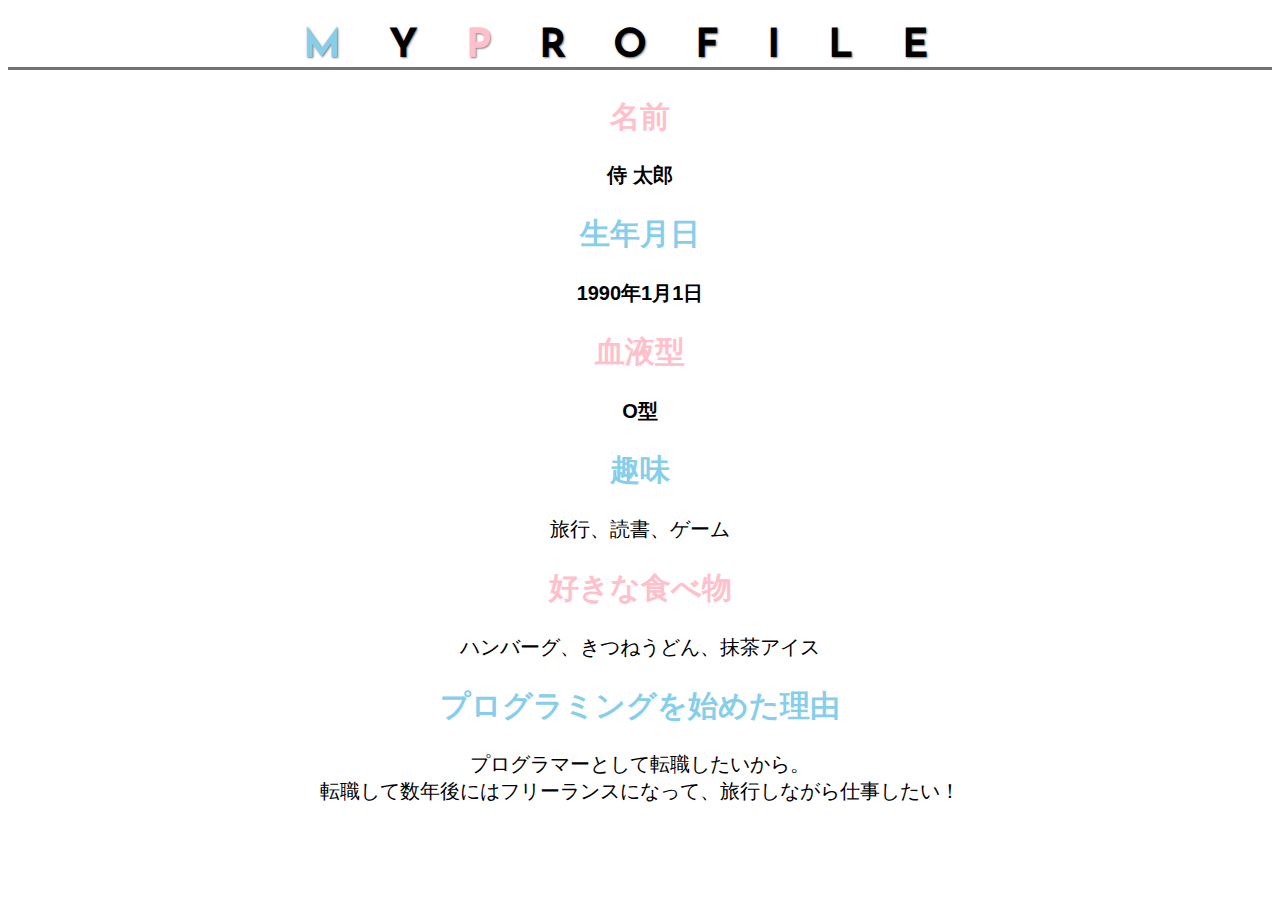
<file: kadai_014/kadai_014.html>
<!DOCTYPE html>
<html>
    <head>
        <title>14章課題</title>
        <meta name="description" content="このページは14章の課題です">
        <meta charset="utf-8">
        <link rel="stylesheet" href="style.css">
        <link rel="preconnect" href="https://fonts.googleapis.com">
        <link rel="preconnect" href="https://fonts.gstatic.com" crossorigin>
        <link href="https://fonts.googleapis.com/css2?family=Josefin+Sans:ital@1&display=swap" rel="stylesheet">
    </head>
    <body>
        <h1><span class="font-skyblue">M</span>Y<span class="font-pink">P</span>ROFILE</h1>
        <div id="parent"> 
            <h2 class="font-pink">名前</h2>
            <p>侍 太郎</p>
            <h2 class="font-skyblue">生年月日</h2>
            <p>1990年1月1日</p>
            <h2 class="font-pink">血液型</h2>
            <p>O型</p>
        </div>
        <h2 class="font-skyblue">趣味</h2>
        <p>旅行、読書、ゲーム</p>
        <h2 class="font-pink">好きな食べ物</h2>
        <p>ハンバーグ、きつねうどん、抹茶アイス</p>
        <h2 class="font-skyblue">プログラミングを始めた理由</h2>
        <p>プログラマーとして転職したいから。<br>転職して数年後にはフリーランスになって、旅行しながら仕事したい！</p>
    </body>
</html>
</file>
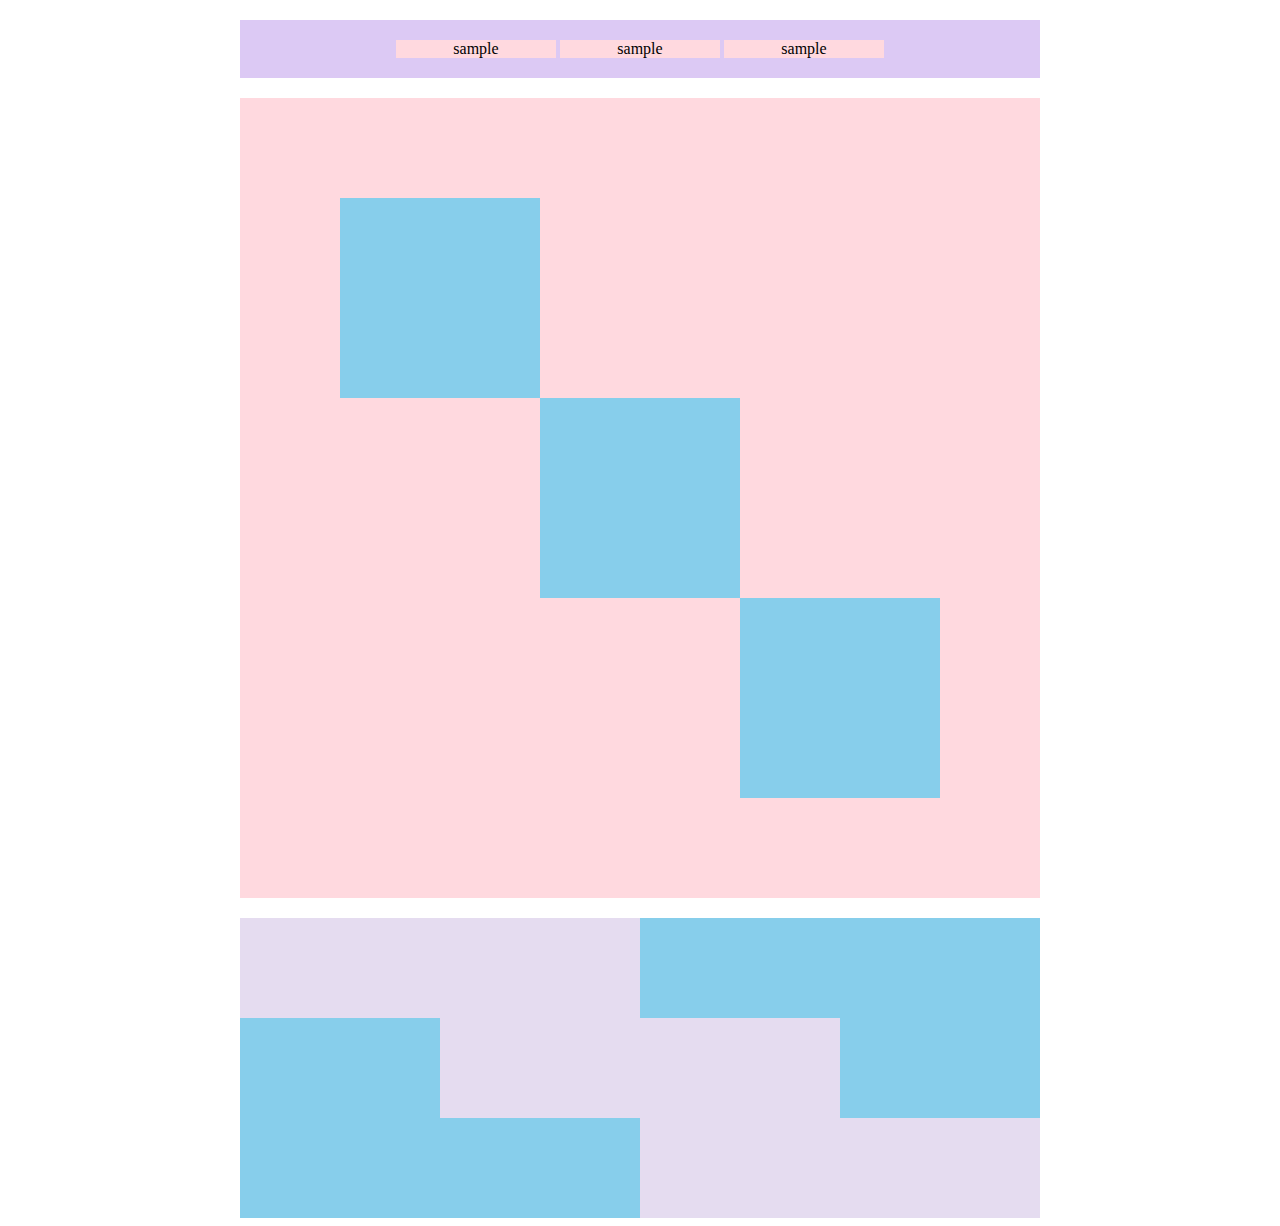
<file: kadai_018/kadai_018.html>
<!DOCTYPE html>
<html>
    <head>
        <title>18章課題</title>
        <meta name="description" content="このページは18章の課題です">
        <meta charset="utf-8">
        <link rel="stylesheet" href="style.css">
    </head>
    <body>
        <div id="top">
            <p class="top-child">sample</p>
            <p class="top-child">sample</p>
            <p class="top-child">sample</p>
        </div>
        <div id="middle">
            <div id="middle-child01"></div>
            <div id="middle-child02"></div>
            <div id="middle-child03"></div>
        </div>
        <div id="bottom">
            <div id="bottom-child01"></div>
            <div id="bottom-child02"></div>
            <div id="bottom-child03"></div>
        </div>
    </body>
</html>
</file>
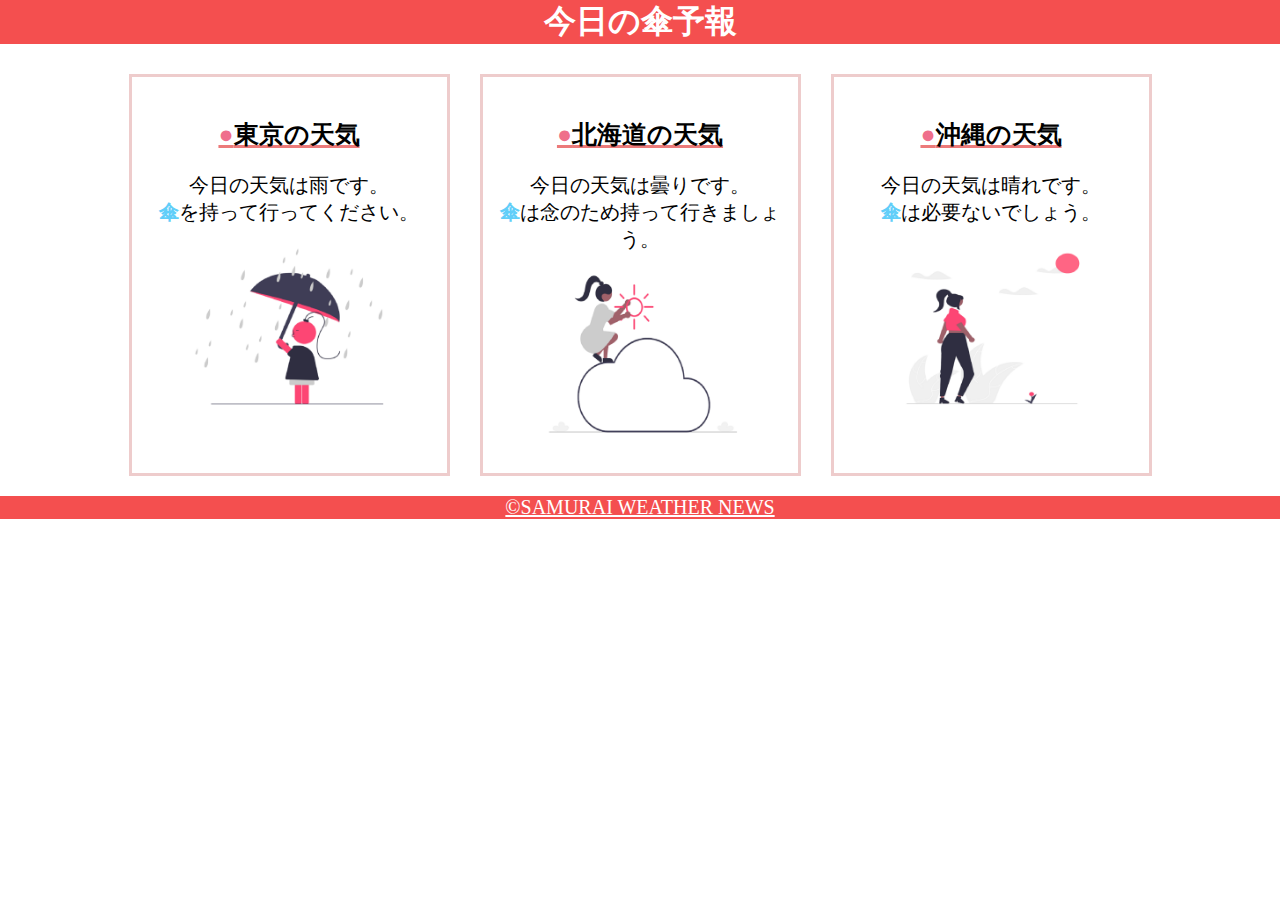
<file: kadai_022/kadai_022.html>
<!DOCTYPE html>
<html>
    <head>
        <title>22章課題</title>
        <meta name="description" content="このページは22章の課題です">
        <meta charset="utf-8">
        <meta name="viewport" content="width=device-width, initial-scale=1.0">
        <link rel="stylesheet" href="style.css">
    </head>
    <body>
        <header>
            <h1>今日の傘予報</h1>
        </header>
        <main>
            <div id="parent">
                <div class="contents">
                    <h2>東京の天気</h2>
                    <p>今日の天気は雨です。</p>
                    <p>傘を持って行ってください。</p>
                    <img src="images/rainy.png">
                </div>
                <div class="contents">
                    <h2>北海道の天気</h2>
                    <p>今日の天気は曇りです。</p>
                    <p>傘は念のため持って行きましょう。</p>
                    <img src="images/cloudy.png">
                </div>
                <div class="contents">
                    <h2>沖縄の天気</h2>
                    <p>今日の天気は晴れです。</p>
                    <p>傘は必要ないでしょう。</p>
                    <img src="images/sunny.png">
                </div>
            </div>
        </main>
        <footer>
            <a href="https://www.sejuku.net/corp/">&copy;SAMURAI WEATHER NEWS</a>
        </footer>
    </body>
</html>
</file>
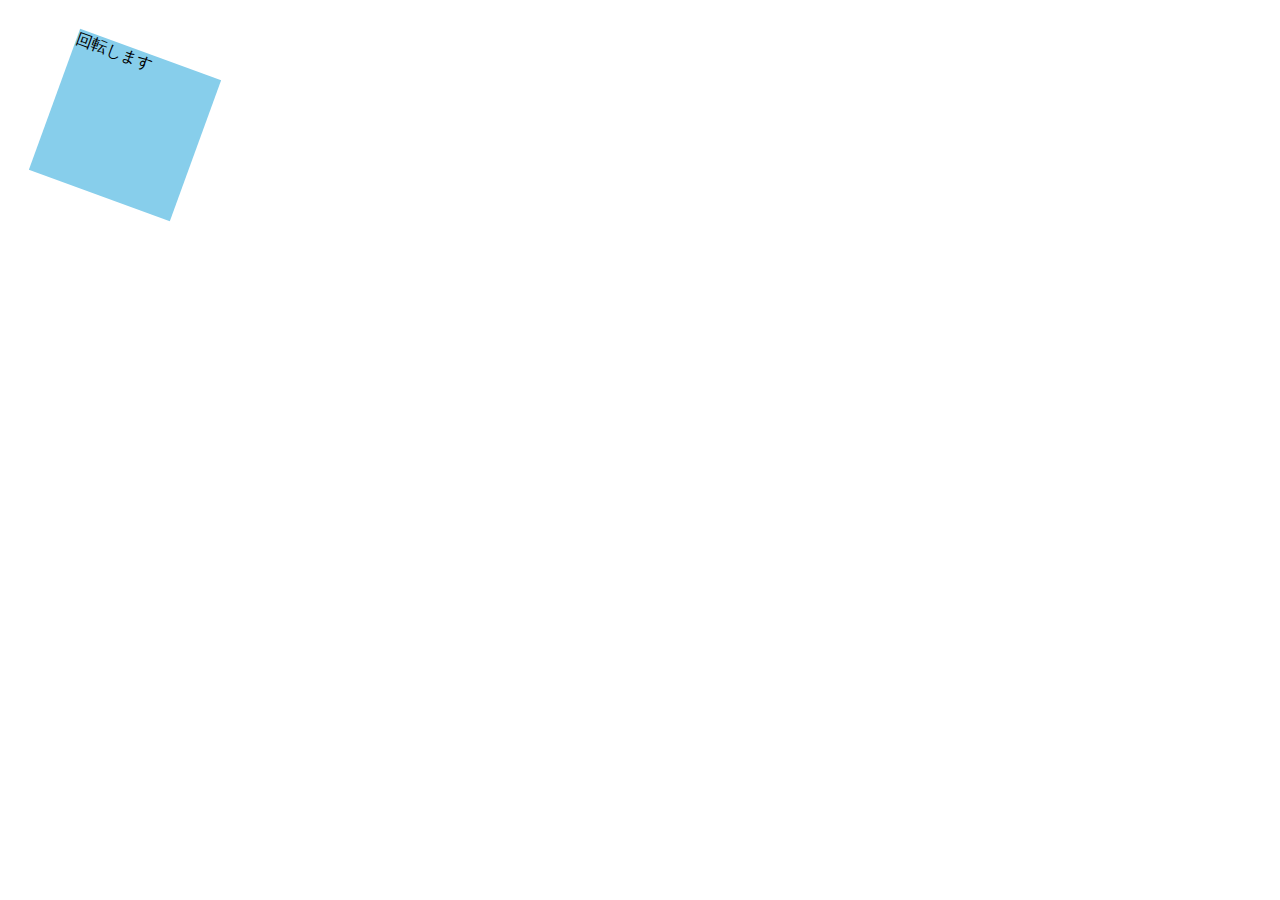
<file: kadai_mdn_css/mdn.html>
<!DOCTYPE html>
<html>
    <head>
        <style>
            div{
                position: absolute;
                left: 50px;
                top: 50px;
                width: 150px;
                height: 150px;
                background-color: skyblue;
                transform: rotate(20deg);
            }
        </style>
    </head>
    <body>
        <div>
            回転します
        </div>
    </body>
</html>
</file>
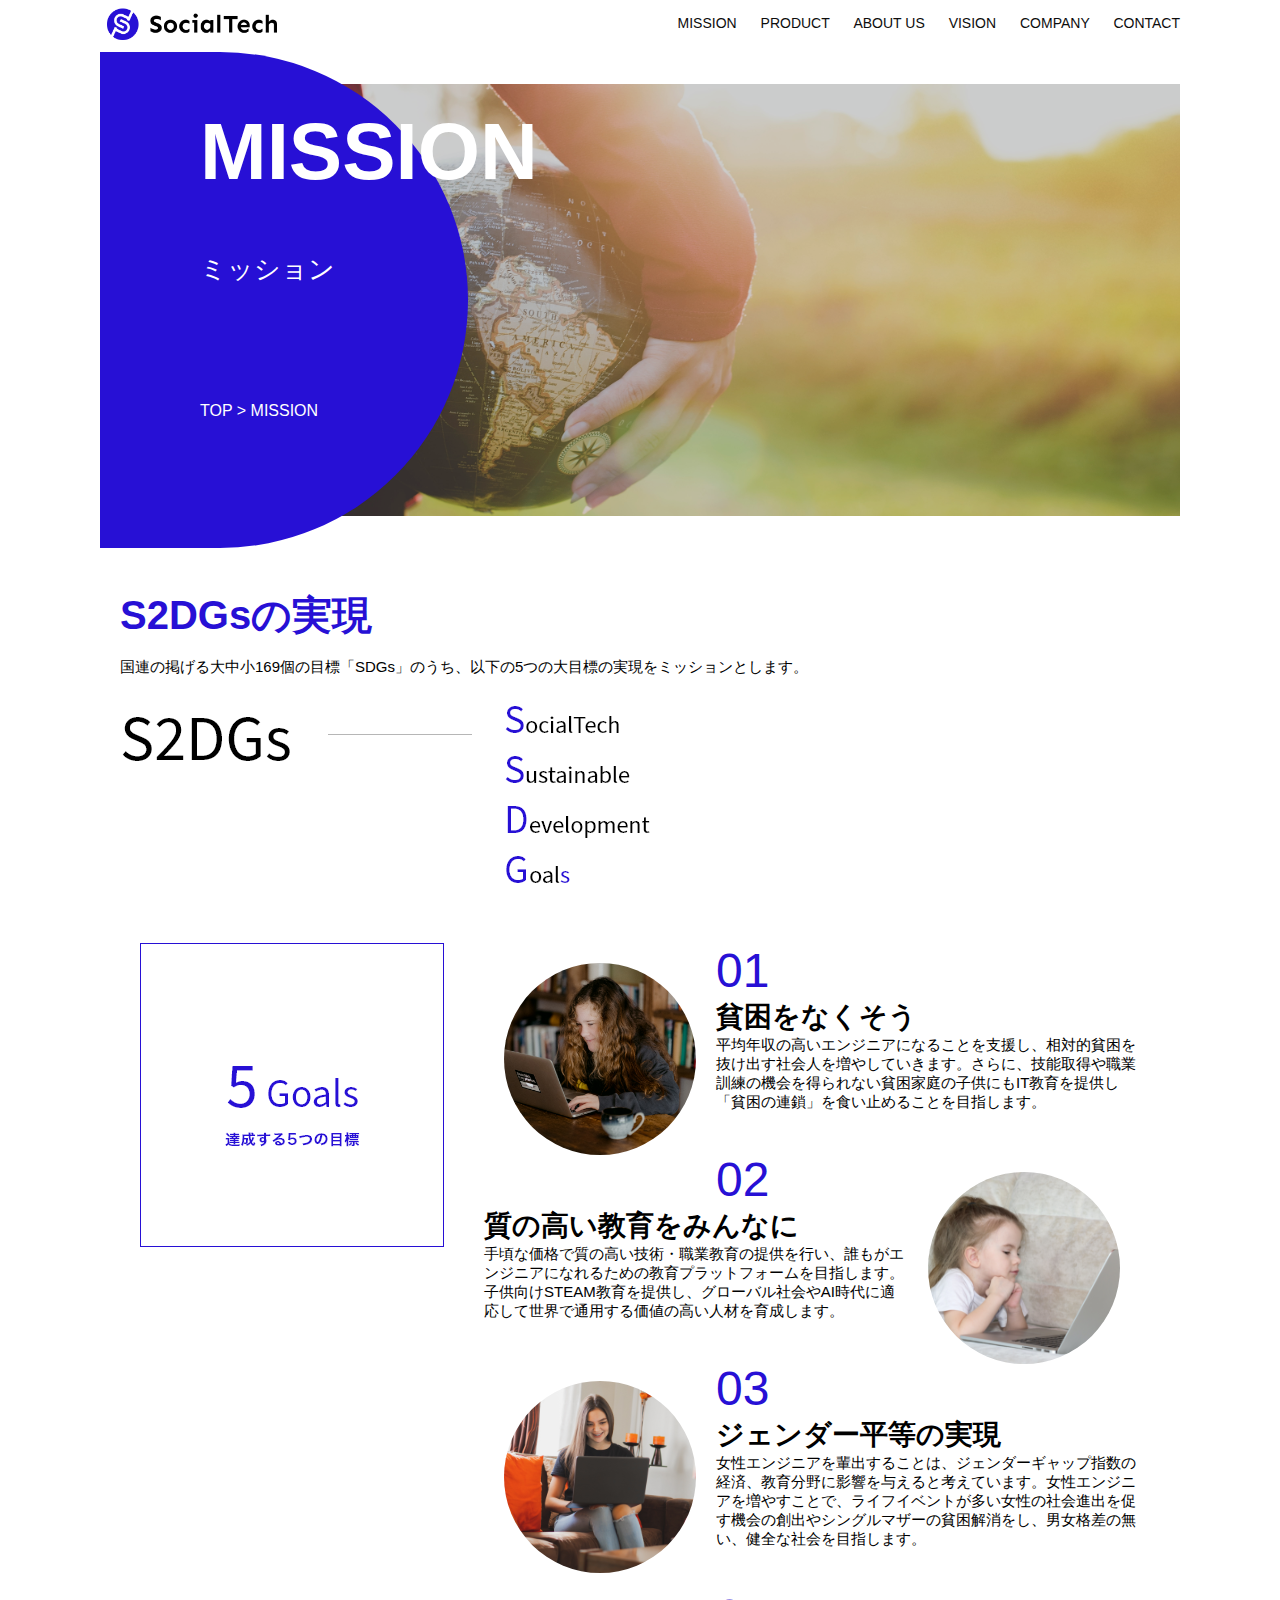
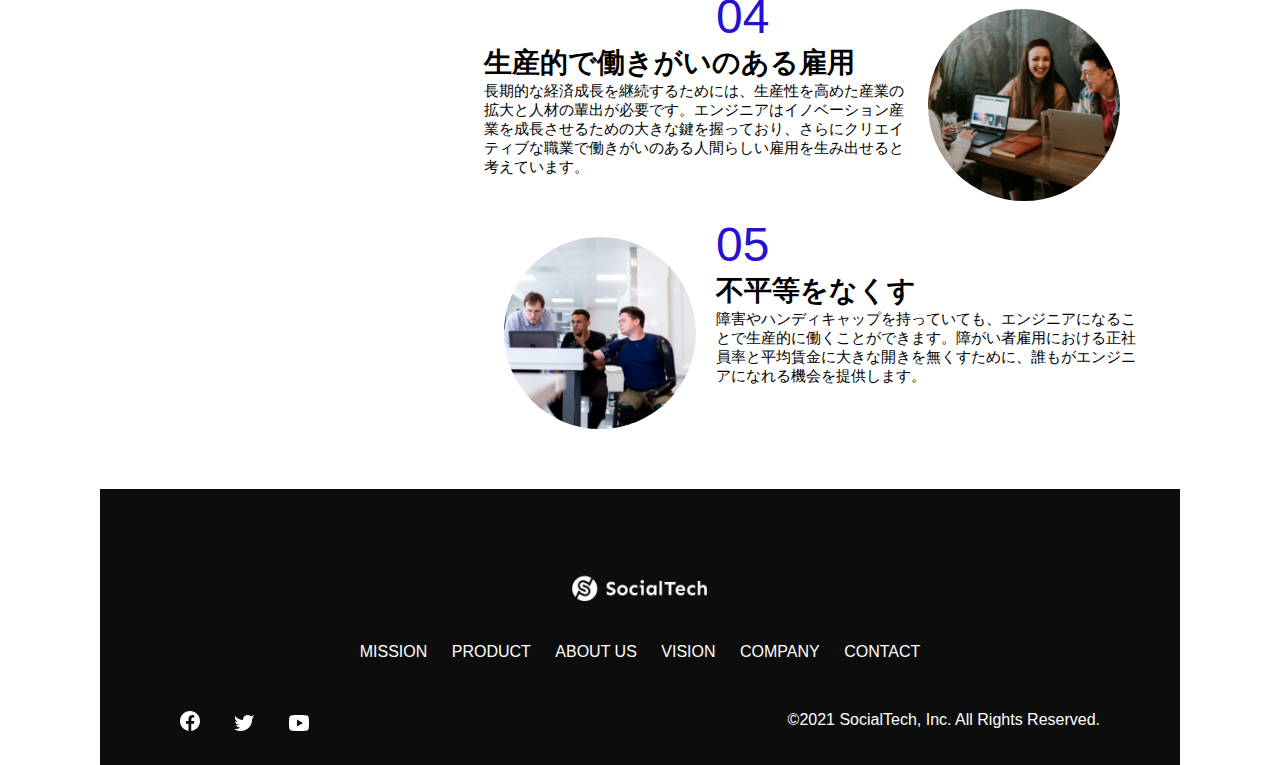
<file: kadai_tutorial_output/mission.html>
<!DOCTYPE html>
<!--第18章-->
<html>
    <head>
        <title>SocialTech - MISSION ミッション -</title>
        <meta charset="UTF-8">
        <meta name="description" content="SocialTechが目指す5つの目標（S2DGs）を紹介します">
        <meta name="viewport" content="width=device-width, initial-scale=1.0">
        <link rel="stylesheet" href="style.css">
    </head>

    <body>
        <!-- ヘッダー -->
        <header>
            <!-- ロゴ -->
            <a href="index.html" id="logo"><img src="images/logo.png" alt="トップページに戻る"></a>

            <!-- PC用ナビゲーション -->
            <nav id="nav-pc">
                <a href="mission.html">MISSION</a>
                <a href="product.html">PRODUCT</a>
                <a href="index.html#aboutus">ABOUT US</a>
                <a href="index.html#vision">VISION</a>
                <a href="index.html#company">COMPANY</a>
                <a href="index.html#contact">CONTACT</a>
            </nav>

            <!-- スマホ用メニューボタン -->
            <img id="menu-sp" src="images/button-menu.png" alt="ナビゲーションを開く" onclick="document.getElementById('nav-sp').style.display='block'">

            <!-- スマホ用ナビゲーション -->
            <nav id="nav-sp">
                <img id="close" src="images/button-close.png" alt="ナビゲーションを閉じる" onclick="document.getElementById('nav-sp').style.display='none'">
                <a id="logo-sp" href="index.html" onclick="document.getElementById('nav-sp').style.display='none'"><img src="images/logo-sp.png" alt="トップページに戻る"></a>
                <a class="menu" href="mission.html" onclick="document.getElementById('nav-sp').style.display='none'">MISSION</a>
                <a class="menu" href="product.html" onclick="document.getElementById('nav-sp').style.display='none'">PRODUCT</a>
                <a class="menu" href="index.html#aboutus" onclick="document.getElementById('nav-sp').style.display='none'">ABOUT US</a>
                <a class="menu" href="index.html#vision" onclick="document.getElementById('nav-sp').style.display='none'">VISION</a>
                <a class="menu" href="index.html#company" onclick="document.getElementById('nav-sp').style.display='none'">COMPANY</a>
                <a class="menu" href="index.html#contact" onclick="document.getElementById('nav-sp').style.display='none'">CONTACT</a>
                <div id="sns">
                    <a href="https://www.facebook.com/sejuku2013"><img src="images/button-facebook.png" alt="Facebookのリンク"></a>
                    <a href="https://twitter.com/samuraijuku"><img src="images/button-twitter.png" alt="Twitterのリンク"></a>
                    <a href="https://www.youtube.com/channel/UCCFOQO5aDK0xXam4cUQXT8g"><img src="images/button-youtube.png" alt="Youtubeのリンク"></a>
                </div>
            </nav>
        </header>

        <main>
            <article>
                <section id="mission-main">
                    <div id="mission-title">
                        <h1>MISSION</h1>
                        <span>ミッション</span>
                        <div>TOP > MISSION</div>
                    </div>
                </section>
                <section id="mission-s2dgs">
                    <h2 class="mission-h2">S2DGsの実現</h2>
                    <p>国連の掲げる大中小169個の目標「SDGs」のうち、以下の5つの大目標の実現をミッションとします。</p>
                    <img src="images/mission/mission-s2dgs.png" alt="S2DGs">
                </section>
                <section id="mission-5goals">
                    <div>
                        <img id="s2dgs-image" src="images/mission/mission-5goals.png" alt="5Goals">
                    </div>
                    <div>
                        <div>
                            <img class="fivegoals-image-left" src="images/mission/mission-5goals01.png" alt="PCを操作する女の子">
                            <span class="fivegoals-number">01</span>
                            <h3 class="fivegoals-h3">貧困をなくそう</h3>
                            <p class="fivegoals-p">
                                平均年収の高いエンジニアになることを支援し、相対的貧困を抜け出す社会人を増やしていきます。さらに、技能取得や職業訓練の機会を得られない貧困家庭の子供にもIT教育を提供し「貧困の連鎖」を食い止めることを目指します。
                            </p>
                        </div>
                        <div>
                            <img class="fivegoals-image-right" src="images/mission/mission-5goals02.png" alt="PCを見つめる小さい女の子">
                            <span class="fivegoals-number">02</span>
                            <h3 class="fivegoals-h3">質の高い教育をみんなに</h3>
                            <p class="fivegoals-p">
                                手頃な価格で質の高い技術・職業教育の提供を行い、誰もがエンジニアになれるための教育プラットフォームを目指します。子供向けSTEAM教育を提供し、グローバル社会やAI時代に適応して世界で通用する価値の高い人材を育成します。
                            </p>
                        </div>
                        <div>
                            <img class="fivegoals-image-left" src="images/mission/mission-5goals03.png" alt="PCを操作する女性">
                            <span class="fivegoals-number">03</span>
                            <h3 class="fivegoals-h3">ジェンダー平等の実現</h3>
                            <p class="fivegoals-p">
                                女性エンジニアを輩出することは、ジェンダーギャップ指数の経済、教育分野に影響を与えると考えています。女性エンジニアを増やすことで、ライフイベントが多い女性の社会進出を促す機会の創出やシングルマザーの貧困解消をし、男女格差の無い、健全な社会を目指します。
                            </p>
                        </div>
                        <div>
                            <img class="fivegoals-image-right" src="images/mission/mission-5goals04.png" alt="笑顔で話し合う3人の男女">
                            <span class="fivegoals-number">04</span>
                            <h3 class="fivegoals-h3">生産的で働きがいのある雇用</h3>
                            <p class="fivegoals-p">
                                長期的な経済成長を継続するためには、生産性を高めた産業の拡大と人材の輩出が必要です。エンジニアはイノベーション産業を成長させるための大きな鍵を握っており、さらにクリエイティブな職業で働きがいのある人間らしい雇用を生み出せると考えています。
                            </p>
                        </div>
                        <div>
                            <img class="fivegoals-image-left" src="images/mission/mission-5goals05.png" alt="障害を持つ男性が生き生きと働く様子">
                            <span class="fivegoals-number">05</span>
                            <h3 class="fivegoals-h3">不平等をなくす</h3>
                            <p class="fivegoals-p">
                                障害やハンディキャップを持っていても、エンジニアになることで生産的に働くことができます。障がい者雇用における正社員率と平均賃金に大きな開きを無くすために、誰もがエンジニアになれる機会を提供します。
                            </p>
                        </div>
                    </div>
                </section>
            </article>

            <footer>
                <div id="footer-logo">
                    <img src="images/logo-sp.png" alt="SocialTech">
                </div>
                <div id="footer-link">
                    <a href="mission.html">MISSION</a>
                    <a href="product.html">PRODUCT</a>
                    <a href="index.html#aboutus">ABOUT US</a>
                    <a href="index.html#vision">VISION</a>
                    <a href="index.html#company">COMPANY</a>
                    <a href="index.html#contact">CONTACT</a>
                </div>
                <div id="sns-footer">
                    <a href="https://www.facebook.com/sejuku2013"><img src="images/button-facebook.png" alt="Facebookのリンク"></a>
                    <a href="https://twitter.com/samuraijuku"><img src="images/button-twitter.png" alt="Twitterのリンク"></a>
                    <a href="https://www.youtube.com/channel/UCCFOQO5aDK0xXam4cUQXT8g"><img src="images/button-youtube.png" alt="Youtubeのリンク"></a>
                    <span id="copyright">&copy;2021 SocialTech, Inc. All Rights Reserved. </span>
                </div>
            </footer>
        </main>
    </body>

</html>
</file>
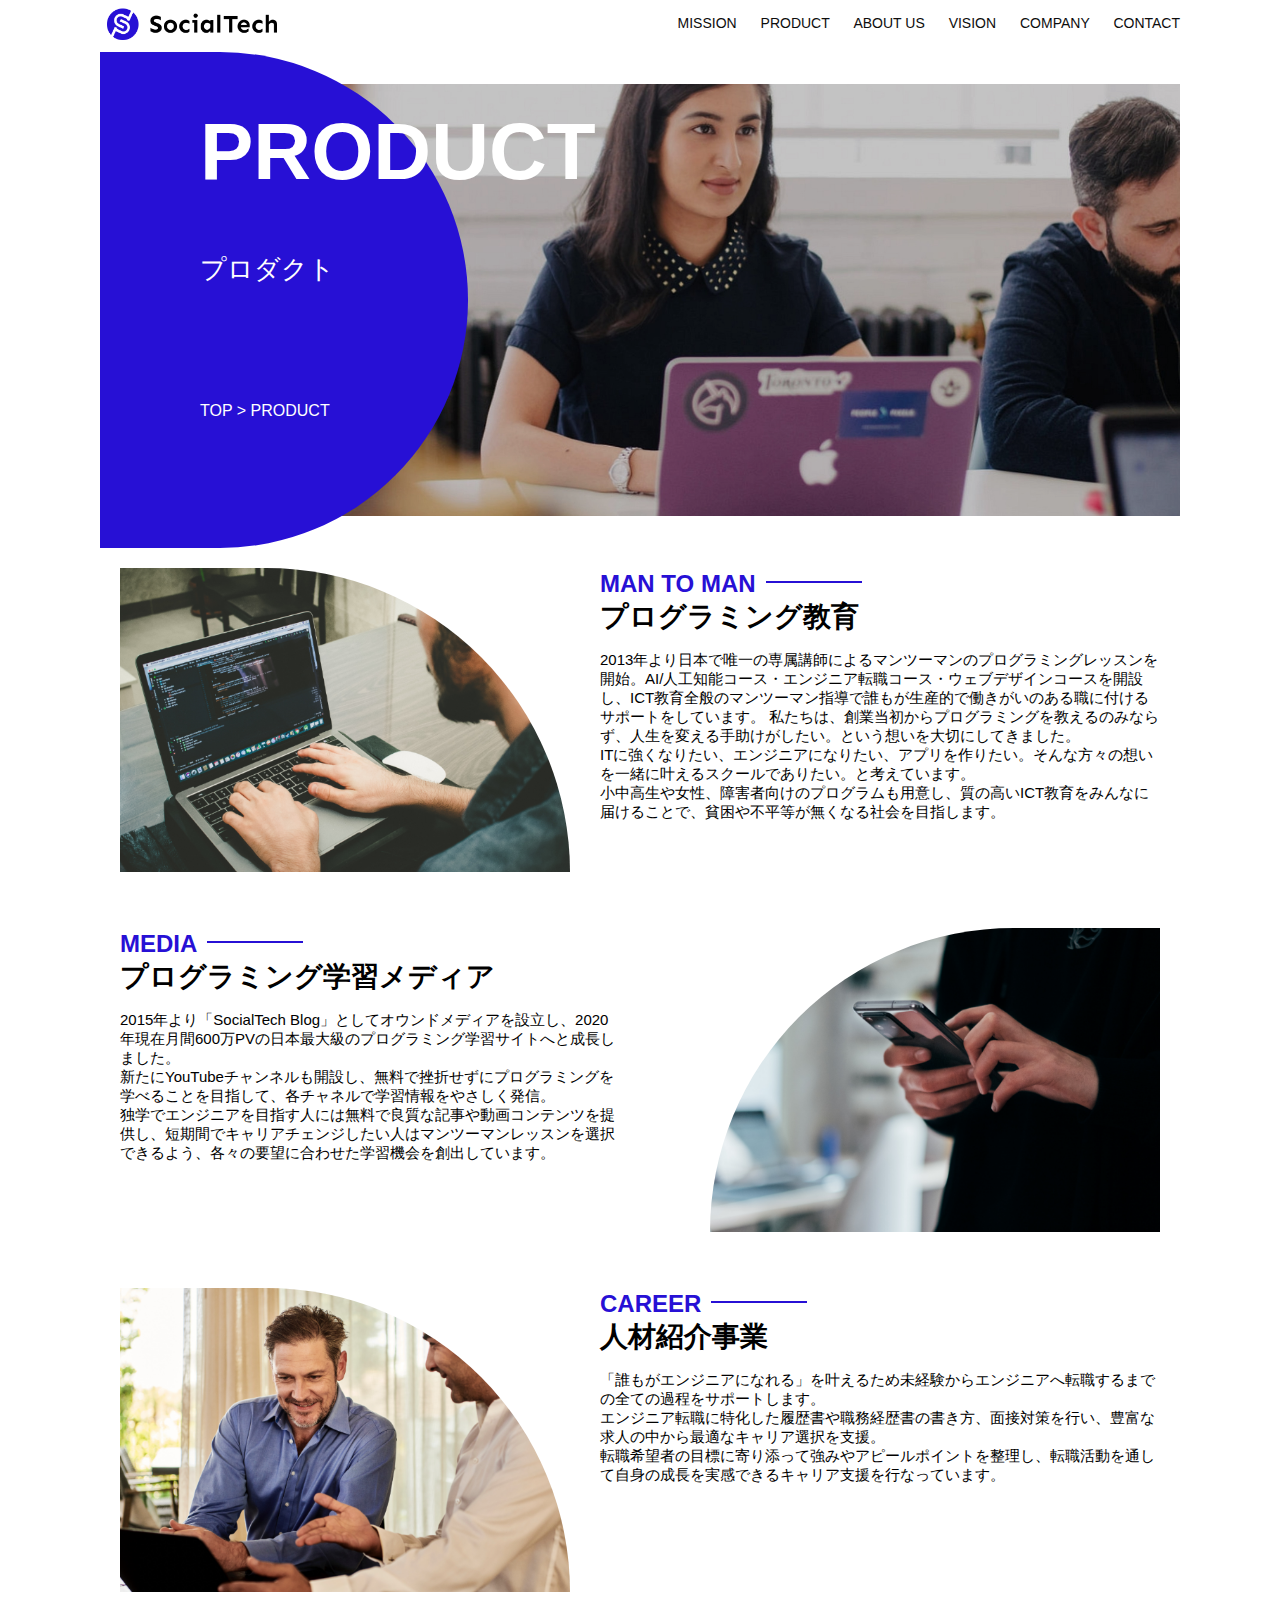
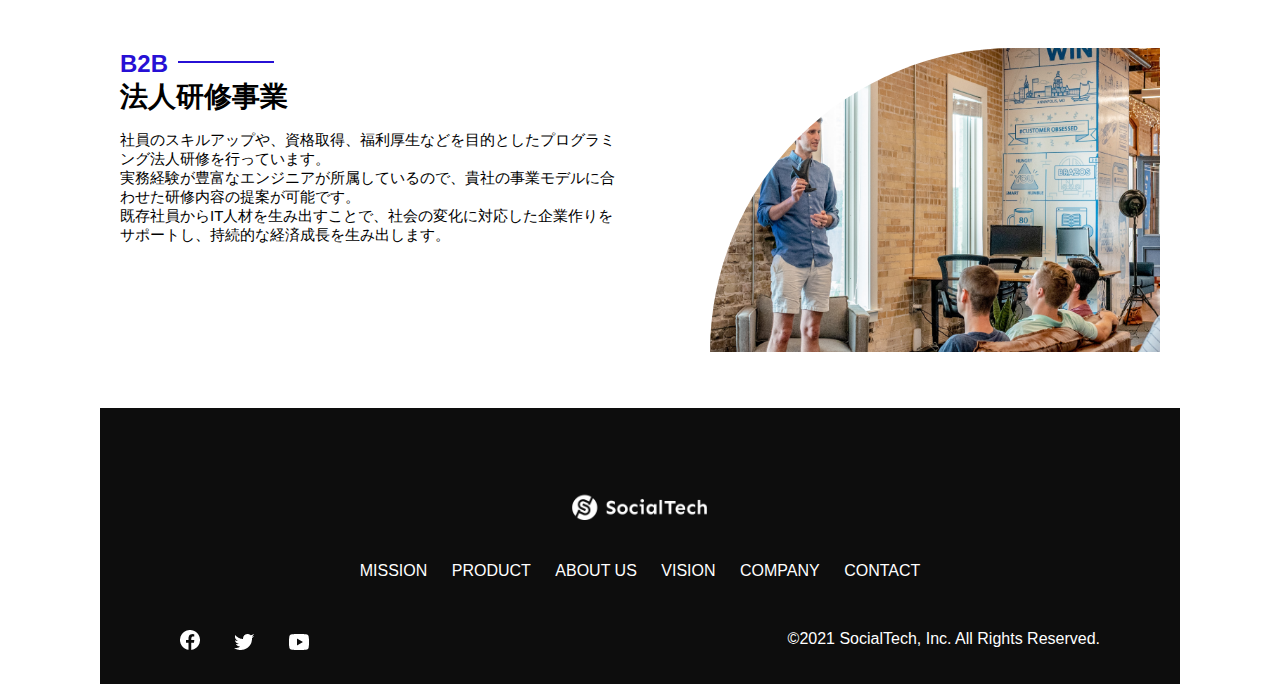
<file: kadai_tutorial_output/product.html>
<!DOCTYPE html>
<!--第20章-->
<html>
    <head>
        <title>SocialTech -PRODUCT プロダクト-</title>
        <meta charset="UTF-8">
        <meta name="description" content="SocaialTechの4つのプロダクトを紹介します">
        <meta name="viewport" content="width=device-width, initial-scale=1.0">
        <link rel="stylesheet" href="style.css">
    </head>

    <body>
        <!-- ヘッダー -->
        <header>
            <!-- ロゴ -->
            <a href="index.html" id="logo"><img src="images/logo.png" alt="トップページに戻る"></a>

            <!-- PC用ナビゲーション -->
            <nav id="nav-pc">
                <a href="mission.html">MISSION</a>
                <a href="product.html">PRODUCT</a>
                <a href="index.html#aboutus">ABOUT US</a>
                <a href="index.html#vision">VISION</a>
                <a href="index.html#company">COMPANY</a>
                <a href="index.html#contact">CONTACT</a>
            </nav>

            <!-- スマホ用メニューボタン -->
            <img id="menu-sp" src="images/button-menu.png" alt="ナビゲーションを開く" onclick="document.getElemyById('nav-sp').style.display='block'">

            <!-- スマホ用ナビゲーション -->
            <nav id="menu-sp">
                <img id="close" src="images/button-close.png" alt="ナビゲーションを閉じる" onclick="document.getElementById('nav-sp').style.display='none'">
                <a id="logo-sp" href="index.html" onclick="document.getElementById('nav-sp').style.display='none'"><img src="images/logo-sp.png" alt="トップページに戻る"></a>
                <a class="menu" href="mission.html" onclick="document.getElementById('nav-sp').style.display='none'">MISSION</a>
                <a class="menu" href="product.html" onclick="document.getElementById('nav-sp').style.display='none'">PRODUCT</a>
                <a class="menu" href="index.html#aboutus"  onclick="document.getElementById('nav-sp').style.display='none'">ABOUT US</a>
                <a class="menu" href="index.html#vision" onclick="document.getElementById('nav-sp').style.display='none'">VISION</a>
                <a class="menu" href="index.html#company" onclick="document.getElementById('nav-sp').style.display='none'">COMPANY</a>
                <a class="menu" href="index.html#contact" onclick="document.getElementById('nav-sp').style.display='none'">CONTACT</a>
                <div id="sns">
                    <a href="https://www.facebook.com/sejuku2013"><img src="images/button-facebook.png" alt="Facebookのリンク"></a>
                    <a href="https://twitter.com/samuraijuku"><img src="images/button-twitter.png" alt="Twitterのリンク"></a>
                    <a href="https://www.youtube.com/channel/UCCFOQO5aDK0xXam4cUQXT8g"><img src="images/button-youtube.png" alt="Youtubeのリンク"></a>
                </div>
            </nav>
        </header>

        <main>
            <article>
                <section id="product-main">
                    <div id="product-title">
                        <h1>PRODUCT</h1>
                        <span>プロダクト</span>
                        <div>TOP > PRODUCT</div>
                    </div>
                </section>
                <section class="product-section1">
                    <img src="images/product/product-mantoman.png" alt="PCでコードを書く男性">
                    <div>
                        <h2 class="product-h2">MAN TO MAN</h2>
                        <h3 class="product-h3">プログラミング教育</h3>
                        <p>
                            2013年より日本で唯一の専属講師によるマンツーマンのプログラミングレッスンを開始。AI/人工知能コース・エンジニア転職コース・ウェブデザインコースを開設し、ICT教育全般のマンツーマン指導で誰もが生産的で働きがいのある職に付けるサポートをしています。
                            私たちは、創業当初からプログラミングを教えるのみならず、人生を変える手助けがしたい。という想いを大切にしてきました。<br>ITに強くなりたい、エンジニアになりたい、アプリを作りたい。そんな方々の想いを一緒に叶えるスクールでありたい。と考えています。<br>小中高生や女性、障害者向けのプログラムも用意し、質の高いICT教育をみんなに届けることで、貧困や不平等が無くなる社会を目指します。
                        </p>
                    </div>
                </section>
                <section class="product-section2">
                    <div>
                        <h2 class="product-h2">MEDIA</h2>
                        <h3 class="product-h3">プログラミング学習メディア</h3>
                        <p>
                            2015年より「SocialTech
                            Blog」としてオウンドメディアを設立し、2020年現在月間600万PVの日本最大級のプログラミング学習サイトへと成長しました。<br>新たにYouTubeチャンネルも開設し、無料で挫折せずにプログラミングを学べることを目指して、各チャネルで学習情報をやさしく発信。<br>独学でエンジニアを目指す人には無料で良質な記事や動画コンテンツを提供し、短期間でキャリアチェンジしたい人はマンツーマンレッスンを選択できるよう、各々の要望に合わせた学習機会を創出しています。
                        </p>
                    </div>
                    <img src="images/product/product-media.png" alt="スマートフォンを操作する人">
                </section>
                <section class="product-section1">
                    <img src="images/product/product-career.png" alt="笑顔で話し合う2人の男性">
                    <div>
                        <h2 class="product-h2">CAREER</h2>
                        <h3 class="product-h3">人材紹介事業</h3>
                        <p>
                            「誰もがエンジニアになれる」を叶えるため未経験からエンジニアへ転職するまでの全ての過程をサポートします。<br>エンジニア転職に特化した履歴書や職務経歴書の書き方、面接対策を行い、豊富な求人の中から最適なキャリア選択を支援。<br>転職希望者の目標に寄り添って強みやアピールポイントを整理し、転職活動を通して自身の成長を実感できるキャリア支援を行なっています。<br>
                        </p>
                    </div>
                </section>
                <section class="product-section2">
                    <div>
                        <h2 class="product-h2">B2B</h2>
                        <h3 class="product-h3">法人研修事業</h3>
                        <p>
                            社員のスキルアップや、資格取得、福利厚生などを目的としたプログラミング法人研修を行っています。<br>実務経験が豊富なエンジニアが所属しているので、貴社の事業モデルに合わせた研修内容の提案が可能です。<br>既存社員からIT人材を生み出すことで、社会の変化に対応した企業作りをサポートし、持続的な経済成長を生み出します。
                        </p>
                    </div>
                    <img src="images/product/product-b2b.png" alt="公演中の男性とそれを聴く人々">
                </section>
            </article>
            <footer>
                <div id="footer-logo">
                    <img src="images/logo-sp.png" alt="SocialTech">
                </div>
                <div id="footer-link">
                    <a href="mission.html">MISSION</a>
                    <a href="product.html">PRODUCT</a>
                    <a href="index.html#aboutus">ABOUT US</a>
                    <a href="index.html#vision">VISION</a>
                    <a href="index.html#company">COMPANY</a>
                    <a href="index.html#contact">CONTACT</a>
                </div>
                <div id="sns-footer">
                    <a href="https://www.facebook.com/sejuku2013"><img src="images/button-facebook.png" alt="Facebookのリンク"></a>
                    <a href="https://twitter.com/samuraijuku"><img src="images/button-twitter.png" alt="Twitterのリンク"></a>
                    <a href="https://www.youtube.com/channel/UCCFOQO5aDK0xXam4cUQXT8g"><img src="images/button-youtube.png" alt="Youtubeのリンク"></a>
                    <span id="copyright">&copy;2021 SocialTech, Inc. All Rights Reserved. </span>
                </div>
            </footer>
        </main>
    </body>
</html>
</file>
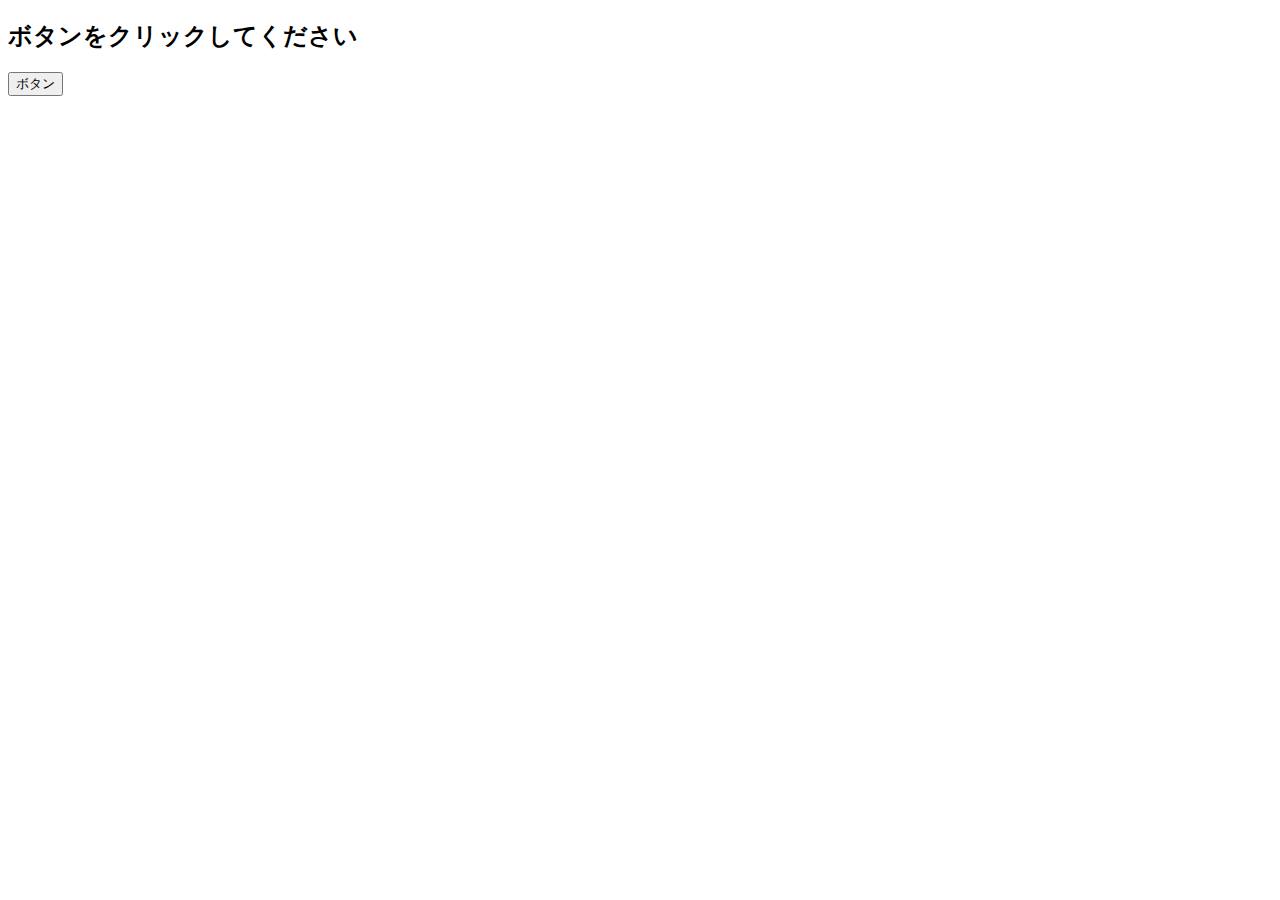
<file: javascript_kadai/kadai_020/event.html>
<!DOCTYPE html>
<html lang="ja">
    <head>
        <title>JavaScriptの基礎を学ぼう_20章課題</title>
        <meta charset="UTF-8">
    </head>
    <body>
        <h2 id="text">ボタンをクリックしてください</h2>
        <button id="btn">ボタン</button>
        <script src="event.js"></script>
    </body>
</html>
</file>
<file: html-css-kadai_013/style.css>
/* PC、スマホ共通スタイル */
body {
  font-family: "Source Sans Pro", "Hiragino Kaku Gothic ProN", Meiryo, Arial,
    sans-serif;
}

p {
  font-size: 15px;
}

#main-visual>img {
  width: 100%;
}

/*================
PC用のスタイル 
=================*/
@media screen and (min-width: 768px) {
  /* 横幅設定 */
  body {
    max-width: 1080px;
    min-width: 960px;
    margin: 0 auto 0 auto;
  }

  /* ヘッダー */
  header {
    display: flex;
    justify-content: space-between;
  }

  /* ナビゲーションのレイアウト */
  #nav-pc {
    text-align: right;
    font-size: 14px;
    padding-top: 15px;
  }

  /* ナビゲーションのリンクの装飾設定 */
  #nav-pc>a {
    text-decoration: none;
    margin-left: 20px;
  }

  #nav-pc>a:link {
    color: #0d0d0d;
  }

  #nav-pc>a:visited {
    color: #0d0d0d;
  }

  #nav-pc>a:hover {
    color: #0d0d0d;
    text-decoration: underline;
  }

  #nav-pc>a:active {
    color: #0d0d0d;
  }

  #menu-sp {
    display: none;
  }
  
  #nav-sp {
    display: none;
  }
}

/*================
SP向けのメニュー(課題) 
=================*/ 
@media screen and (max-width: 767px) {
  body {
    min-width: 375px;
    margin: 0;
  }

  #nav-pc {
    display: none;
  }

  #menu-sp {
    float: right;
    padding: 0;
  }

  #nav-sp {
    background-color: #ce933e;
    position: absolute;
    left: 0;
    top: 0;
    height: 100%;
    width: 100%;
    display: none;
    z-index: 100;
  }

  #close {
    position: absolute;
    top: 20px;
    right: 20px;
  }

  #logo-sp {
    margin: 80px 0px 30px 20px;
  }

  #nav-sp > a {
    display: block;
  }
  #nav-sp > a:link {
    color: #ffffff;
  }
  #nav-sp > a:hover {
    color: #ffffff;
  }
  #nav-sp > a:hover {
    text-decoration: underline;
  }
  #nav-sp > a:active {
    color: #ffffff;
  }
  #nav-sp > .menu {
    text-decoration: none;
    display: block;
    margin: 0 20px;
    height: 44px;
    font-size: 16px;
    background-image: url("images/arrow.png");
    background-repeat: no-repeat;
    background-position: right top;
  }
}
</file>
<file: kadai_tutorial_output/style.css>
/* 第2章 */
/* PC、スマホ共通スタイル */
body{
    font-family: "Source Sans Pro", "Hiragino Kaku Gothic ProN", Meiryo, Arial, sans-serif;
}

p{
    font-size: 15px;
}

/* 第3章 */
/*===============
 PC用のスタイル
===============*/
/* 第13章 */
@media screen and (min-width: 768px){

    /* 横幅設定 */
    body{
        max-width: 1080px;
        min-width: 960px;
        /* 中央寄せ */
        margin: 0 auto 0 auto;
    }

    /* ヘッダー */
    header{
        display: flex;
        /* ロゴを左寄せ、ナビゲーションを右寄せ */
        justify-content: space-between;
        }

    /* ナビゲーションのレイアウト */
    #nav-pc{
        text-align: right;
        font-size: 14px;
        padding-top: 15px;
    }

    /* ナビゲーションのリンクの装飾設定 */
    #nav-pc > a{
        /* リンクの下線を非表示にする */
        text-decoration: none;
        margin-left: 20px;
    }
    #nav-pc > a:link{
        color: #0d0d0d;
    }
    #nav-pc > a:visited{
        color: #0d0d0d;
    }
    #nav-pc > a:hover{
        color: #0d0d0d;
        text-decoration: underline;
    }
    #nav-pc > a:active{
        color: #0d0d0d;
    }

    /* 第4章 */
    /* メインビジュアル */
    #main-visual{
        position: relative;
        height: 400px;
    }

    #main-message{
        position: absolute;
        top: 0;
        left: 0;
        background-color: #2710d5;
        color: #ffffff;
        /* 要素を角丸にするプロパティ */
        /* border-radius: 左上 右上 右下 左下; */
        border-radius: 0 0 476px 0;
        max-width: 620px;
        height: 100%;
        width: 100%;
        /* 要素の重なり順を指定する。大きい数字を指定した要素が上に重なる */
        z-index: 11;
    }

    #main-message > h1{
        font-size: 60px;
        font-weight: bold;
        margin: 100px 0 0 50px;
    }
    #main-message > p{
        font-size: 28px;
        margin: 0 0 0 50px;
    }

    #main-visual > img{
        max-width: 620px;
        border-radius: 476px 0 0 0;
        position: absolute;
        top: 0;
        right: 0;
        z-index: 10;
    }

    /* 第5章 */
    /* 見出し */
    h2{
        margin: 40px 0 0 0;
    }

    h2::after{
        content: url("images/line.png");
        margin-left: 10px;
    }

    h3{
        font-size: 27px;
    }

    /* ミッション */
    #mission{
        margin: 80px auto 80px auto;
        width: 100%;
    }

    #mission-flex{
        width: 100%;
        display: flex;
    }

    #mission-flex > div{
        width: 50%;
        margin: 20px;
    }

    #mission-photo{
        width: 100%;
    }

    #s2dgs{
        margin-top: 50px;
        width: 100%;
    }

    /* 第6章 */
    /* プロダクト */
    #product{
        background-color: #fafafa;
        margin: 80px 0 80px 0;
        padding: 10px 40px 0px 40px;
    }

    /* 外枠 */
    #product > div{
        margin-top: 40px;
        display: flex;
    }

    /* 左のカラム */
    #product-left{
        width: 50%;
        margin-right: 20px;
    }

    /* 右のカラム */
    #product-right{
        width: 50%;
        margin-left: 20px;
        margin-top: 80px;
    }

    /* 画像＋説明の枠 */
    #product-left > div{
        position: relative;
        height: 480px;
        margin-right: 20px;
    }
    #product-right > div{
        position: relative;
        height: 480px;
        margin-left: 20px;
    }

    /* 画像 */
    .product-photo{
        width: 100%;
    }

    /* 説明文の枠 */
    .product-explain{
        background-color: #ffffff;
        position: absolute;
        left: 0;
        top: 280px;
        margin: 0 40px 0 40px;
        padding: 20px;
        /* 影の右方向の長さ>影の下方向の長さ>影のぼけ具合>影の色 */
        box-shadow: 5px 5px 10px rgba(0,0,0,0.05);
    }

    /* 説明文の英語 */
    .product-explain > span{
        color: #2710d5;
        font-weight: bold;
        font-size: 16px;
        margin: 0;
    }

    /* 説明文の見出し */
    .product-explain > h3{
        font-size: 20px;
        margin: 5px 0 5px 0;
    }

    /* 説明文 */
    .product-explain > p{
        font-size: 14px;
        margin: 0;
    }

    /* 「もっとみる」ボタン */
    #product-more{
        margin: 0 auto -42px auto;
    }

    /* 第7章 */
    /* ABOUT US */
    #aboutus{
        margin: 80px auto 80px auto;
    }

    /* 3つの組織文化と画像を入れる枠 */
    #aboutus > div{
        display: flex;
    }

    /* 画像 */
    .culture-img{
        width: 100%;
        align-self: flex-start;
    }
    .culture-img2{
        margin-top: 50px;
        width: 100%;
    }

    /* 3つの組織文化の表 */
    .culture-table{
        margin-right: 50px;
    }

    /* 番号 */
    .culture-num{
        font-size: 80px;
        color: #2710d5;
        margin: 0 20px 0 0;
    }

    /* 組織文化英語 */
    .culture-en{
        color: #2710d5;
        font-weight: bold;
        font-size: 24px;
        display: block;
    }

    /* 組織分化日本語 */
    .culture-jp{
        font-size: 28px;
        font-weight: bold;
    }

    /* 説明文 */
    .culture-description{
        margin: 0;
    }

    /* 第8章 */
    /* ビジョン */
    #vision{
        margin: 80px auto 80px auto;
    }

    /* セクション内の外枠 */
    #vision > div{
        width: 100%;
        display: flex;
        justify-content: space-between;
        /* 端までいくと折り返す */
        flex-wrap: wrap;
    }

    /* 7つの行動指針の枠 */
    .vision-box{
        width: 300px;
        height: 300px;
        margin-bottom: 30px;
        position: relative;
    }

    .vision-box > img{
        width: 100%;
        height: auto;
        position: absolute;
        top: 0;
        left: 0;
        z-index: 30;
    }

    .vision-box > span{
        position: absolute;
        top: 0;
        left: 0;
        z-index: 31;
        margin-right: 20px;
    }

    .vision-box > span > h4{
        color: #2710d5;
        font-size: 19px;
        margin: 80px 0 0 0;
    }

    .vision-box > span > h4::first-letter{
        font-size: 40px;
    }

    .vision-box > span > h5{
        font-size: 20px;
        margin: 0 0 0 0;
    }

    .vision-box > span > p{
        margin: 10px 0 0 0;
    }

    /* 第9章 */
    /* 会社概要 */
    #company{
        margin: 80px auto 80px auto;
    }

    #company-table{
        width: 100%;
    }

    .tableheader{
        text-align: left;
        padding: 20px;
        border-bottom-color: #2710d5;
        border-bottom-width: 1px;
        border-bottom-style: solid;
        width: 100px;
    }

    .tableheader-first{
        text-align: left;
        padding: 20px;
        border-bottom-color: #2710d5;
        border-bottom-width: 1px;
        border-bottom-style: solid;
        border-top-color: #2710d5;
        border-top-width: 1px;
        border-top-style: solid;
        width: 100px;
    }

    .cell{
        padding: 30px;
        border-bottom-color: #ececec;
        border-bottom-width: 1px;
        border-bottom-style: solid;
    }

    .cell-first{
        padding: 30px;
        border-bottom-color: #ececec;
        border-bottom-width: 1px;
        border-bottom-style: solid;
        border-top-color: #ececec;
        border-top-width: 1px;
        border-top-style: solid;
    }

    #company > iframe{
        width: 100%;
        height: 368px;
        margin-top: 40px;
    }

    /* 第10章 */
    /* お問い合わせ */
    #contact{
        margin: 80px auto 80px auto;
    }

    /* 外枠 */
    #contact > form > div{
        display: flex;
        flex-direction: row;
        flex-wrap: wrap;
        padding-bottom: 30px;
    }

    /* フォームのラベル */
    /* 左列の見出し */
    .contact-heading{
        width: 240px;
        align-self: center;
    }
    /* 見出しのラベル */
    .contact-label{
        font-weight: bold;
    }
    /* 必須 */
    .contact-span{
        color: #ce2222;
        margin: 0 0 0 20px;
        font-weight: bold;
    }

    /* テキストボックス */
    .contact-textbox{
        border-top: 0;
        border-left: 0;
        border-right: 0;
        border-bottom-width: 1px;
        border-bottom-color: #707070;
        border-bottom-style: solid;
        background-color: #fafafa;
        width: 400px;
        height: 56px;
    }
    /* お問い合わせ内容のテキストエリア */
    .contact-textarea{
        border-top: 0;
        border-left: 0;
        border-right: 0;
        border-bottom-width: 1px;
        border-bottom-color: #707070;
        border-bottom-style: solid;
        background-color: #fafafa;
        width: 400px;
        height: 200px;
    }

    /* 個人情報の取り扱い */
    details{
        width: 700px;
    }
    details > div{
        background-color: #fafafa;
        padding: 20px;
    }
    details > div > span{
        font-weight: bold;
    }

    /* 第12章 */
    /* フッター */
    footer{
        background-color: #0d0d0d;
        text-align: center;
        padding: 80px 80px 30px 80px;
    }

    #footer-logo{
        margin-bottom: 30px;
    }
    #footer-link{
        margin-bottom: 50px;
    }
    #footer-link > a{
        text-decoration: none;
        margin: 10px;
    }
    #footer-link > a:link{
        color: #ffffff;
    }
    #footer-link > a:visited{
        color: #ffffff;
    }
    #footer-link > a:hover{
        color: #ffffff;
        text-decoration: underline;
    }
    #footer-link > a:active{
        color: #ffffff;
    }

    #sns-footer{
        text-align: left;
        width: 100%;
    }
    #sns-footer > a{
        margin-right: 30px;
    }

    #copyright{
        color: #ffffff;
        float: right;
    }

    /* 第18章 */
    /* mission.html用スタイル */
    /* ミッションのメインビジュアル */
    #mission-main{
        height: 496px;
        width: 100%;
        background-image: url("images/mission/mission-main.png");
        background-repeat: no-repeat;
        background-position-y: center;
    }

    #mission-title{
        background-color: #2710d5;
        width: 368px;
        color: #ffffff;
        height: 496px;
        border-radius: 0 248px 248px 0;
        position: relative;
    }

    #mission-title > h1{
        position: absolute;
        top: 0;
        left: 100px;
        font-size: 80px;
    }
    #mission-title > span{
        position: absolute;
        top: 200px;
        left: 100px;
        font-size: 26px;
    }
    #mission-title > div{
        position: absolute;
        top: 350px;
        left: 100px;
        font-size: 16px;
    }

    #mission-s2dgs{
        width: 100%;
        margin: 20px;
    }

    .mission-h2{
        color: #2710d5;
        font-size: 40px;
    }
    .mission-h2::after{
        content: none;
    }
    
    #mission-5goals{
        margin: 20px;
        display: flex;
    }

    #mission-5goals > div{
        flex-grow: 1;
        padding: 20px;
    }
    #mission-5goals > div > div{
        margin-bottom: 40px;
    }

    .fivegoals-image-right{
        float: right;
        margin: 20px;
    }

    .fivegoals-image-left{
        float: left;
        margin: 20px;
    }

    .fivegoals-number{
        color: #2710d5;
        font-size: 48px;
        margin: 0;
    }

    .fivegoals-h3{
        font-size: 28px;
        margin: 0;
    }

    .fivegoals-p{
        margin: 0;
    }
    
    /* 第20章 */
    /* プロダクトページ */
    #product-main{
        height: 496px;
        width: 100%;
        background-image: url("images/product/product-main.png");
        background-repeat: no-repeat;
        background-position-y: center;
    }

    #product-title{
        background-color: #2710d5;
        width: 368px;
        color: #ffffff;
        height: 496px;
        border-radius: 0 248px 248px 0;
        position: relative;
    }

    #product-title > h1{
        position: absolute;
        top: 0;
        left: 100px;
        font-size: 80px;
    }
    #product-title > span{
        position: absolute;
        top: 200px;
        left: 100px;
        font-size: 26px;
    }
    #product-title > div{
        position: absolute;
        top: 350px;
        left: 100px;
        font-size: 16px;
    }

    /* セクション1 */
    .product-section1{
        position: relative;
        margin: 20px;
        height: 340px;
    }

    .product-section1 > img{
        position: absolute;
        top: 0;
        left: 0;
        width: 450px;
        margin: 0 40px 30px 0;
        border-radius: 0 432px 0 0;
    }
    .product-section1 > div{
        position: absolute;
        top: 0;
        left: 480px;
    }

    /* セクション2 */
    .product-section2{
        position: relative;
        margin: 20px;
        height: 340px;
    }

    .product-section2 > img{
        position: absolute;
        top: 0;
        right: 0;
        width: 450px;
        margin: 0 0 30px 40px;
        border-radius: 432px 0 0 0;
    }
    .product-section2 > div{
        width: 500px;
        position: absolute;
        top: 0;
        left: 0;
    }

    .product-h2{
        color: #2710d5;
        font-size: 24px;
        margin: 0;
    }

    .product-h3{
        font-size: 28px;
        margin: 0;
    }
    
    /* 第14章 */
    /* スマホ用ナビを非表示 */
    #nav-sp,#menu-sp{
        display: none;
    }
}

/* 第13章 */
/* 画面幅が768px以上のとき */
@media screen and (min-width: 768px){
    /* PC用のスタイルを指定する */
}
/*====================
  スマートフォン用のスタイル
=====================*/
@media screen and (max-width: 767px){
    body{
        min-width: 375px;
        margin: 0;
    }

    /* PC用ナビゲーション非表示 */
    #nav-pc{
        display: none;
    }

    /* ハンバーガーメニュー */
    #menu-sp{
        float: right;
        padding: 0;
    }

    /* スマホ用ナビゲーションの表示切替 */
    /* 初期状態、レイアウトと非表示設定 */
    #nav-sp{
        background-color: #2710d5;
        position: absolute;
        left: 0;
        top: 0;
        height: 100%;
        width: 100%;
        display: none;
        z-index: 100;
    }

    /* ×ボタン */
    #close{
        position: absolute;
        top: 20px;
        right: 20px;
    }

    /* ナビゲーションメニュー用ロゴ */
    #logo-sp{
        margin: 80px 0 30px 20px;
    }

    /* ナビゲーションのリンクの装飾設定 */
    #nav-sp > a{
        display: block;
    }
    #nav-sp > a:link{
        color: #ffffff;
    }
    #nav-sp > a:visited{
        color: #ffffff;
    }
    #nav-sp > a:hover{
        color: #ffffff;
        text-decoration: underline;
    }
    #nav-sp > a:active{
        color: #ffffff;
    }

    #nav-sp > .menu{
        text-decoration: none;
        display: block;
        margin: 0 20px 0 20px;
        height: 44px;
        font-size: 16px;
        background-image: url("images/arrow.png");
        background-repeat: no-repeat;
        background-position: right top;
    }

    #sns{
        position: absolute;
        bottom: 20px;
        left: 20px;
    }
    #sns > a{
        margin-left: 30px;
    }

    /* 第14章 */
    /* メインビジュアル */
    #main-visual{
        position: relative;
        height: 470px;
        width: 100%;
        overflow: hidden;
    }
    #main-visual > div{
        position: absolute;
        top: 0;
        left: 0;
        background-color: #2710d5;
        color: white;
        border-radius: 0 0 476px 0;
        text-align: center;
        height: 280px;
        width: 100%;
        z-index: 11;
    }
    #main-visual > div > h1{
        font-size: 28px;
        margin: 90px 0 0 0;
    }

    #main-visual > div > p{
        margin: 0;
    }

    #main-visual > img{
        width: 100%;
        border-radius: 476px 0 0 0;
        z-index: 10;
        position: absolute;
        bottom: 0;
        right: 0;
    }

    /* 見出し */
    h2::after{
        content: url("images/line.png");
        margin-left: 10px;
    }

    h3{
        font-size: 24px;
        margin: 10px 0 0 0;
    }

    /* ミッション */
    #mission{
        margin: 20px;
    }

    #mission-photo{
        width: 100%;
    }

    #s2dgs{
        width: 100%;
    }

    /* 第15章 */
    #product{
        background-color: #fafafa;
        padding-top: 10px;
    }

    #product h2{
        margin-left: 20px;
    }

    /* 外枠 */
    /* 左右のカラム　スマホでは縦並び */
    #product-left,#product-right{
        margin-right: 20px;
        margin-left: 20px;
    }

    /* 画像＋説明の枠 */
    #product-left > div,#product-right > div{
        position: relative;
        height: 540px;
    }

    /* 説明文の枠 */
    .product-explain{
        background-color: #ffffff;
        position: absolute;
        left: 0;
        bottom: 50px;
        padding: 20px;
        box-shadow: 5px 5px 10px rgba(0,0,0,0.05);
    }

    .product-explain > span{
        color: #2710d5;
        font-weight: bold;
        font-size: 16px;
        margin: 0px;
    }

    .product-explain > h3{
        margin: 10px 0 10px 0;
    }

    /* 画像 */
    .product-photo{
        width: 100%;
    }

    #product-more > img{
        margin: 0 0 -42px 20px;
    }

    /* ABOUT US */
    #aboutus{
        margin: 80px 20px 80px 20px;
    }

    #aboutus > div{
        display: flex;
        /*画像と表を上から下に配置*/
        flex-direction: column;
    }

    .culture-table{
        width: 100%;
        padding-right: 20px;
        order: 2;
    }
    .culture-img{
        width: 100%;
        order: 1;
    }
    .culture-img2{
        width: 100%;
    }
    .culture-num{
        font-size: 80px;
        color: #2710d5;
    }
    .culture-en{
        color: #2710d5;
        font-weight: bold;
        font-size: 24px;
        display: block;
    }
    .culture-jp{
        display: block;
    }
    .culture-description{
        margin: 0;
    }

    /* 第16章 */
    /* ビジョン */
    #vision{
        margin: 80px 20px 80px 20px;
    }

    .vision-box{
        width: 300px;
        height: 300px;
        margin-bottom: 30px;
        position: relative;
    }
    .vision-box > img{
        width: 100%;
        height: auto;
        position: absolute;
        top: 0;
        left: 0;
        z-index: 30;
    }
    .vision-box > span{
        position: absolute;
        top: 0;
        left: 0;
        z-index: 31;
        margin-right: 20px;
    }
    .vision-box > span >h4{
        color: #2710d5;
        font-size: 19px;
        margin: 60px 0 0 0;
    }
    .vision-box > span > h5{
        font-size: 20px;
        margin: 0 0 0 0;
    }
    .vision-box > span > p{
        margin: 10px 0 0 0;
    }

    /* 会社概要 */
    #company{
        margin: 0 20px 0 20px;
    }

    #company > h3{
        margin-bottom: 20px;
    }
    #company > table{
        width: 100%;
    }

    .tableheader-first{
        text-align: left;
        padding: 20px;
        border-bottom-color: #2710d5;
        border-bottom-width: 1px;
        border-bottom-style: solid;
        border-top-color: #2710d5;
        border-top-width: 1px;
        border-top-style: solid;
        width: 50px;
    }
    .tableheader{
        text-align: left;
        padding: 20px;
        border-bottom-color: #2710d5;
        border-bottom-width: 1px;
        border-bottom-style: solid;
        width: 50px;
    }

    .cell{
        padding: 20px;
        border-bottom-color: #2710d5;
        border-bottom-width: 1px;
        border-bottom-style: solid;
        width: 50px;
    }
    .cell-first{
        padding: 20px;
        border-bottom-color: #ececec;
        border-bottom-width: 1px;
        border-bottom-style: solid;
        border-top-color: #ececec;
        border-top-width: 1px;
        border-top-style: solid;
    }

    #company > iframe{
        width: 100%;
        height: 240px;
        margin: 40px 0 0 0;
    }

    /* 第17章 */
    /* お問い合わせ */
    #contact{
        margin: 80px 20px 80px 20px;
    }

    #contact > h3{
        margin-bottom: 20px;
    }
    #contact > form > div{
        margin-bottom: 20px;
    }

    .contact-heading{
        margin-bottom: 20px;
    }

    /* ラベル */
    .contact-label{
        font-weight: bold;
    }

    /* 必須 */
    .contact-span{
        color: #ce2222;
        margin: 0 0 0 20px;
        font-weight: bold;
    }

    .contact-textbox{
        height: 56px;
        border-top: 0;
        border-left: 0;
        border-right: 0;
        background-color: #fafafa;
        border-bottom-color: #707070;
        border-bottom-width: 1px;
        border-style: solid;
        min-width: 300px;
        width: 100%;
    }

    .contact-textarea{
        height: 150px;
        border-top: 0;
        border-left: 0;
        border-right: 0;
        background-color: #fafafa;
        width: 100%;
    }

    .radiobutton{
        margin-bottom: 20px;
    }

    /*ラジオボタンに隣接するラベル*/
    .radiobutton + label::after{
        /*改行*/
        content: "\A";
        /*ホワイトスペースで表示*/
        white-space: pre;
    }

    /* フッター */
    footer{
        background-color: #0d0d0d;
        padding: 30px 20px 50px 20px;
    }

    #footer-logo{
        margin-bottom: 30px;
    }

    #footer-link{
        margin-bottom: 50px;
    }
    #footer-link > a{
        text-decoration: none;
        margin: 0 20px 30px 0;
        display: block;
        background-image: url("images/arrow.png");
        background-repeat: no-repeat;
        background-position: right top;
    }
    #footer-link > a:link{
        color: #ffffff;
    }
    #footer-link > a:visited{
        color: #ffffff;
    }
    #footer-link > a:hover{
        color: #ffffff;
        text-decoration: underline;
    }
    #footer-link > a:active{
        color: #ffffff;
    }

    #sns-footer > a{
        margin-right: 30px;
    }

    #copyright{
        font-size: 12px;
        display: block;
        margin-top: 30px;
        color: #ffffff;
    }

    /* 第19章 */
    /* mission.html用スタイル */
    /* ミッションのメインビジュアル */
    #mission-main{
        height: 256px;
        width: 100%;
        background-image: url("images/mission/mission-main.png");
        background-repeat: no-repeat;
        background-position-y: center;
        background-size: auto 208px;
    }

    #mission-title{
        background-color: #2710d5;
        width: 136px;
        color: #ffffff;
        height: 256px;
        border-radius: 0 248px 248px 0;
        position: relative;
    }

    #mission-title > h1{
        position: absolute;
        top: 0;
        left: 20px;
        font-size: 40px;
    }
    #mission-title > span{
        position: absolute;
        top: 110px;
        left: 20px;
        font-size: 18px;
    }
    #mission-title > div{
        position: absolute;
        top: 180px;
        left: 20px;
        font-size: 13px;
    }

    /* ミッションページ　S2DGSの設定 */
    #mission-s2dgs{
        margin: 20px;
    }

    .mission-h2{
        color: #2710d5;
        font-size: 38px;
        margin: 0px;
    }
    .mission-h2::after{
        content: none;
    }

    #mission-s2dgs > img{
        width: 100%;
    }

    /* ミッションページ　5Goalsの設定 */
    #mission-5goals{
        margin: 20px;
    }

    #mission-5goals > div > div{
        margin-bottom: 40px;
    }

    #s2dgs-image{
        width: 100%;
    }

    .fivegoals-image-right{
        margin: 20px auto 20px auto;
        display: block;
    }
    .fivegoals-image-left{
        margin: 20px auto 20px auto;
        display: block;
    }

    .fivegoals-number{
        color: #2710d5;
        font-size: 48px;
        margin: 0;
    }

    .fivegoals-h3{
        font-size: 28px;
        margin: 0;
    }

    .fivegoals-p{
        margin: 0;
    }

    /*21章*/
    /* プロダクトページ */
    #product-main{
        height: 256px;
        width: 100%;
        background-image: url("images/product/product-main.png");
        background-repeat: no-repeat;
        background-position-y: center;
        background-size: auto 208px;
    }

    #product-title{
        background-color: #2710d5;
        width: 136px;
        color: #ffffff;
        height: 256px;
        border-radius: 0 248px 248px 0;
        position: relative;
    }

    #product-title > h1{
        position: absolute;
        top: 0;
        left: 20px;
        font-size: 40px;
    }
    #product-title > span{
        position: absolute;
        top: 110px;
        left: 20px;
        font-size: 18px;
    }
    #product-title > div{
        position: absolute;
        top: 180px;
        left: 20px;
        font-size: 13px;
    }

    .product-section1{
        margin: 20px;
    }

    .product-section1 > img{
        width: 100%;
        border-radius: 0 300px 0 0;
    }

    .product-section2{
        margin: 20px;
        display: flex;
        flex-direction: column;
    }

    .product-section2 > img{
        order: 1;
        width: 100%;
        border-radius: 300px 0 0 0;
    }
    .product-section2 > div{
        order: 2;
    }

    .product-h2{
        color: #2710d5;
        font-size: 24px;
        margin: 0;
    }

    .product-h3{
        font-size: 28px;
        margin: 0;
    }
}
</file>
<file: socialtech-kadai_012/style.css>
/* PC、スマホ共通スタイル */
body {
  font-family: "Source Sans Pro", "Hiragino Kaku Gothic ProN", Meiryo, Arial,
    sans-serif;
}

p {
  font-size: 15px;
}

/*================
PC用のスタイル 
=================*/
/* 横幅設定 */
body {
  max-width: 1080px;
  min-width: 960px;
  margin: 0 auto 0 auto;
}

/* ヘッダー */
header {
  display: flex;
  justify-content: space-between;
}

/* ナビゲーションのレイアウト */
#nav-pc {
  text-align: right;
  font-size: 14px;
  padding-top: 15px;
}

/* ナビゲーションのリンクの装飾設定 */
#nav-pc>a {
  text-decoration: none;
  margin-left: 20px;
}

#nav-pc>a:link {
  color: #0d0d0d;
}

#nav-pc>a:visited {
  color: #0d0d0d;
}

#nav-pc>a:hover {
  color: #0d0d0d;
  text-decoration: underline;
}

#nav-pc>a:active {
  color: #0d0d0d;
}

/* メインビジュアル*/
#main-visual {
  position: relative;
  height: 400px;
}

#main-message {
  position: absolute;
  top: 0;
  left: 0;
  background-color: #2710d5;
  color: #ffffff;
  border-radius: 0 0 476px 0;
  max-width: 620px;
  height: 100%;
  width: 100%;
  z-index: 11;
}

#main-message>h1 {
  font-size: 60px;
  font-weight: bold;
  margin: 100px 0 0 50px;
}

#main-message>p {
  font-size: 28px;
  margin: 0 0 0 50px;
}

#main-visual>img {
  max-width: 620px;
  border-radius: 476px 0 0 0;
  position: absolute;
  top: 0;
  right: 0;
  z-index: 10;
}

/* 見出し */
h2 {
  margin: 40px 0 0 0;
}

h2::after {
  content: url("images/line.png");
  margin-left: 10px;
}

h3 {
  font-size: 27px;
}

/* ミッション */
#mission {
  margin: 80px auto 80px auto;
  width: 100%;
}

#mission-flex {
  width: 100%;
  display: flex;
}

#mission-flex>div {
  width: 50%;
  margin: 20px;
}

#mission-photo {
  width: 100%;
}

#s2dgs {
  margin-top: 50px;
}

/* プロダクト */
#product {
  background-color: #fafafa;
  width: 100%;
  margin: 80px 0 80px 0;
  padding: 10px 40px 0px 40px;
}

/* 外枠 */
#product>div {
  margin-top: 40px;
  display: flex;
}

/* 左のカラム */
#product-left {
  width: 50%;
  margin-right: 20px;
}

/* 右のカラム */
#product-right {
  width: 50%;
  margin-left: 20px;
  margin-top: 80px;
}

/* 画像＋説明の枠 */
#product-left>div {
  position: relative;
  height: 480px;
  margin-right: 20px;
}

#product-right>div {
  position: relative;
  height: 480px;
  margin-left: 20px;
}

/* 画像 */
.product-photo {
  width: 100%;
}

/* 説明文の枠 */
.product-explain {
  background-color: #ffffff;
  position: absolute;
  left: 0;
  top: 280px;
  margin: 0 40px 0 40px;
  padding: 20px;
  box-shadow: 5px 5px 10px rgba(0, 0, 0, 0.05);
}

/* 説明文の英語 */
.product-explain>span {
  color: #2710d5;
  font-weight: bold;
  font-size: 16px;
  margin: 0;
}

/* 説明文の見出し */
.product-explain>h3 {
  margin: 5px 0 5px 0;
}

/* 説明文 */
.product-explain>p {
  margin: 0;
}

/* 「もっとみる」ボタン */
#product-more {
  margin: 0 auto -42px auto;
}

/* ABOUT US */
#aboutus {
  margin: 80px auto 80px auto;
}

/* 3つの組織文化と画像を入れる枠 */
#aboutus>div {
  display: flex;
}

/* 画像 */
.culture-img {
  width: 100%;
  align-self: flex-start;
}

.culture-img2 {
  margin-top: 50px;
  width: 100%;
}

/* 3つの組織文化の表 */
.culture-table {
  max-width: 500px;
  margin-right: 50px;
}

/* 番号 */
.culture-num {
  font-size: 80px;
  color: #2710d5;
  margin: 0 20px 0 0;
}

/* 組織文化英語 */
.culture-en {
  color: #2710d5;
  font-weight: bold;
  font-size: 24px;
  display: block;
}

/* 組織文化日本語 */
.culture-jp {
  font-size: 28px;
  font-weight: bold;
}

/* 説明文 */
.culture-description {
  margin: 0;
}

/* ビジョン */
#vision {
  margin: 80px auto 80px auto;
}

/* セクション内の外枠 */
#vision>div {
  width: 100%;
  display: flex;
  justify-content: space-between;
  flex-wrap: wrap;
}

/* 7つの行動指針の枠 */
.vision-box {
  width: 300px;
  height: 300px;
  margin-bottom: 30px;
  position: relative;
}

.vision-box>img {
  width: 100%;
  height: auto;
  position: absolute;
  top: 0;
  left: 0;
  z-index: 30;
}

.vision-box>span {
  position: absolute;
  top: 0;
  left: 0;
  z-index: 31;
  margin-right: 20px;
}

.vision-box>span>h4 {
  color: #2710d5;
  font-size: 19px;
  margin: 80px 0 0 0;
  Ï
}

.vision-box>span>h4::first-letter {
  font-size: 40px;
}

.vision-box>span>h5 {
  font-size: 20px;
  margin: 0 0 0 0;
}

.vision-box>span>p {
  margin: 10px 0 0 0;
}

#cases {
  margin-top: 40px;
  margin-bottom: 40px;
  width: 100%;
}
#cases > ul {
  display: flex;
  flex-direction: row;
  list-style-type: "";
}
#cases li {
  width: 33%;
  margin: 20px;
}

.case-card {
  background-color: #FFFFFF;
  min-height: 400px;
  /*filter: drop-shadow(5px 5px 15px rgba(255, 255, 255, 0.2));*/
  box-shadow: 5px 5px 15px rgba(0,0,0,0.2);
}

.case-img {
  width: 100%;
}

.case-info {
  padding: 10px 20px;
}

.case-name {
  color: #2710d5;
  font-size: 19px;
}

.case-content {
  font-size: 14px;
}

/* 会社概要 */
#company {
  margin: 80px auto 80px auto;
}

#company-table {
  width: 100%;
}

.tableheader {
  text-align: left;
  padding: 20px;
  border-bottom-color: #2710d5;
  border-bottom-width: 1px;
  border-bottom-style: solid;
  width: 100px;
}

.tableheader-first {
  text-align: left;
  padding: 20px;
  border-bottom-color: #2710d5;
  border-bottom-width: 1px;
  border-bottom-style: solid;
  border-top-color: #2710d5;
  border-top-width: 1px;
  border-top-style: solid;
  width: 100px;
}

.cell {
  padding: 30px;
  border-bottom-color: #ececec;
  border-bottom-width: 1px;
  border-bottom-style: solid;
}

.cell-first {
  padding: 30px;
  border-bottom-color: #ececec;
  border-bottom-width: 1px;
  border-bottom-style: solid;
  border-top-color: #ececec;
  border-top-width: 1px;
  border-top-style: solid;
}

#company>iframe {
  width: 100%;
  height: 368px;
  margin-top: 40px;
}

/* お問い合わせ */
#contact {
  margin: 80px auto 80px auto;
}

/* 外枠 */
#contact>form>div {
  display: flex;
  flex-direction: row;
  flex-wrap: wrap;
  padding-bottom: 30px;
}

/* 左列の見出し */
.contact-heading {
  width: 240px;
  align-self: center;
}

/* 見出しのラベル */
.contact-label {
  font-weight: bold;
}

/* 必須 */
.contact-span {
  color: #ce2222;
  margin: 0 0 0 20px;
  font-weight: bold;
}

/* テキストボックス */
.contact-textbox {
  border-top: 0;
  border-left: 0;
  border-right: 0;
  border-bottom-width: 1px;
  border-bottom-color: #707070;
  border-bottom-style: solid;
  background-color: #fafafa;
  width: 400px;
  height: 56px;
}

/* お問い合わせ内容のテキストエリア */
.contact-textarea {
  border-top: 0;
  border-left: 0;
  border-right: 0;
  border-bottom-width: 1px;
  border-bottom-color: #707070;
  border-bottom-style: solid;
  background-color: #fafafa;
  width: 400px;
  height: 200px;
}

/* 個人情報の取り扱い */
details {
  width: 700px;
}

details>div {
  background-color: #fafafa;
  padding: 20px;
}

details>div>span {
  font-weight: bold;
}

/* フッター */
footer {
  background-color: #0d0d0d;
  text-align: center;
  padding: 80px 80px 30px 80px;
}

#footer-logo {
  margin-bottom: 30px;
}

#footer-link {
  margin-bottom: 50px;
}
#footer-link > a {
  text-decoration: none;
  margin: 10px;
}
#footer-link > a:link {
  color: #ffffff;
}
#footer-link > a:visited {
  color: #ffffff;
}
#footer-link > a:hover {
  color: #ffffff;
  text-decoration: underline;
}
#footer-link > a:active {
  color: #ffffff;
}

#sns-footer {
  text-align: left;
  width: 100%;
}

#sns-footer > a {
  margin-right: 30px;
}

#copyright {
  color: #ffffff;
  float: right;
}
</file>
<file: kadai_014/style.css>
body {
    font-family:"Arial", "Meiryo",sans-serif;
    font-size: 20px;
    text-align: center;
}

.font-skyblue {
    color: skyblue;
}

.font-pink {
    color: rgb(255,192,203);
}

h1 {
    font-family:'Josefin Sans', sans-serif;
    font-size: 200%;
    border-bottom: solid 3px rgb(115,115,114);
    text-align: center;
    letter-spacing: 1.2em;
    text-shadow: 1px 1px 2px gray;
}

#parent p {
    font-weight: bold;
}
</file>
<file: kadai_018/style.css>
#top {
    /*position: relative;*/
    width: 800px;
    /*padding: 20px 0px;*/
    text-align: center;
    margin: 20px auto;
    background-color: #dcc9f4;
}
.top-child {
    /*position: absolute;*/
    display: inline-block;
    width: 20%;
    margin-top: 20px;
    margin-bottom: 20px;
    text-align: center;
    background-color: #ffd9df;
}
#middle {
    position: relative;
    width: 800px;
    height: 800px;
    /* 上下20pxの余白を入れる */
    margin: 20px auto;
    background-color: #ffd9df;
}
#middle div {
    width: 200px;
    height: 200px;
    background-color: #87ceeb;
}
#middle-child01 {
    position: absolute;
    top: 100px;
    left: 100px;
}
#middle-child02 {
    position: absolute;
    top: 300px;
    left: 300px;
}
#middle-child03 {
    position: absolute;
    top: 500px;
    left: 500px;
}
#bottom {
    position: relative;
    width: 800px;
    height: 300px;
    margin: 0px auto;
    background-color: #87ceeb;
}
#bottom div{
    width: 400px;
    height: 100px;
    background-color: #e5dcf0;
}
#bottom-child02 {
    position: relative;
    left: 200px;
}
#bottom-child03 {
    position: relative;
    left: 400px;
}
</file>
<file: kadai_022/style.css>
h1 {
    margin: 0;
    color: rgb(255,255,255);
}

p {
    margin: 0;
    font-size: 20px;
}

body {
    margin: 0;
}

a {
    font-size: 20px;
    color: rgb(255,255,255);
}
a:visited {
    color: rgb(193,234,251);
}
a:hover {
    color: rgb(245,178,168);
}

header {
    margin-bottom: 20px;
    background-color: rgb(244,79,79);
    text-align: center;
}

main{
    margin: 10px;
}

#parent{
    display: flex;
    justify-content: center;
}

.contents {
    border: solid 3px rgb(238,204,204);
    flex-basis: 25%;
    margin: 10px 15px;
    padding: 20px 0px;
    text-align: center;
}

h2 {
    font-size: 25px;
    text-decoration: underline 3px rgb(236,122,122);
}
h2:before {
    content: "●";
    color: rgb(239,111,139);
}
.contents p:nth-child(3)::first-letter {
    font-weight: bold;
    color: rgb(97,206,249);
}
.contents img {
    margin: 10px 0px;
    width: 70%;
}

footer {
    background-color: rgb(244,79,79);
    text-align: center;
}

@media screen and (max-width: 768px) {
    h2 {
        font-size: 30px;
    }
    p {
        font-size: 25px;
    }
    #parent {
        display: flex;
        flex-direction: column;
        flex-wrap: wrap;
    }
}
</file>
